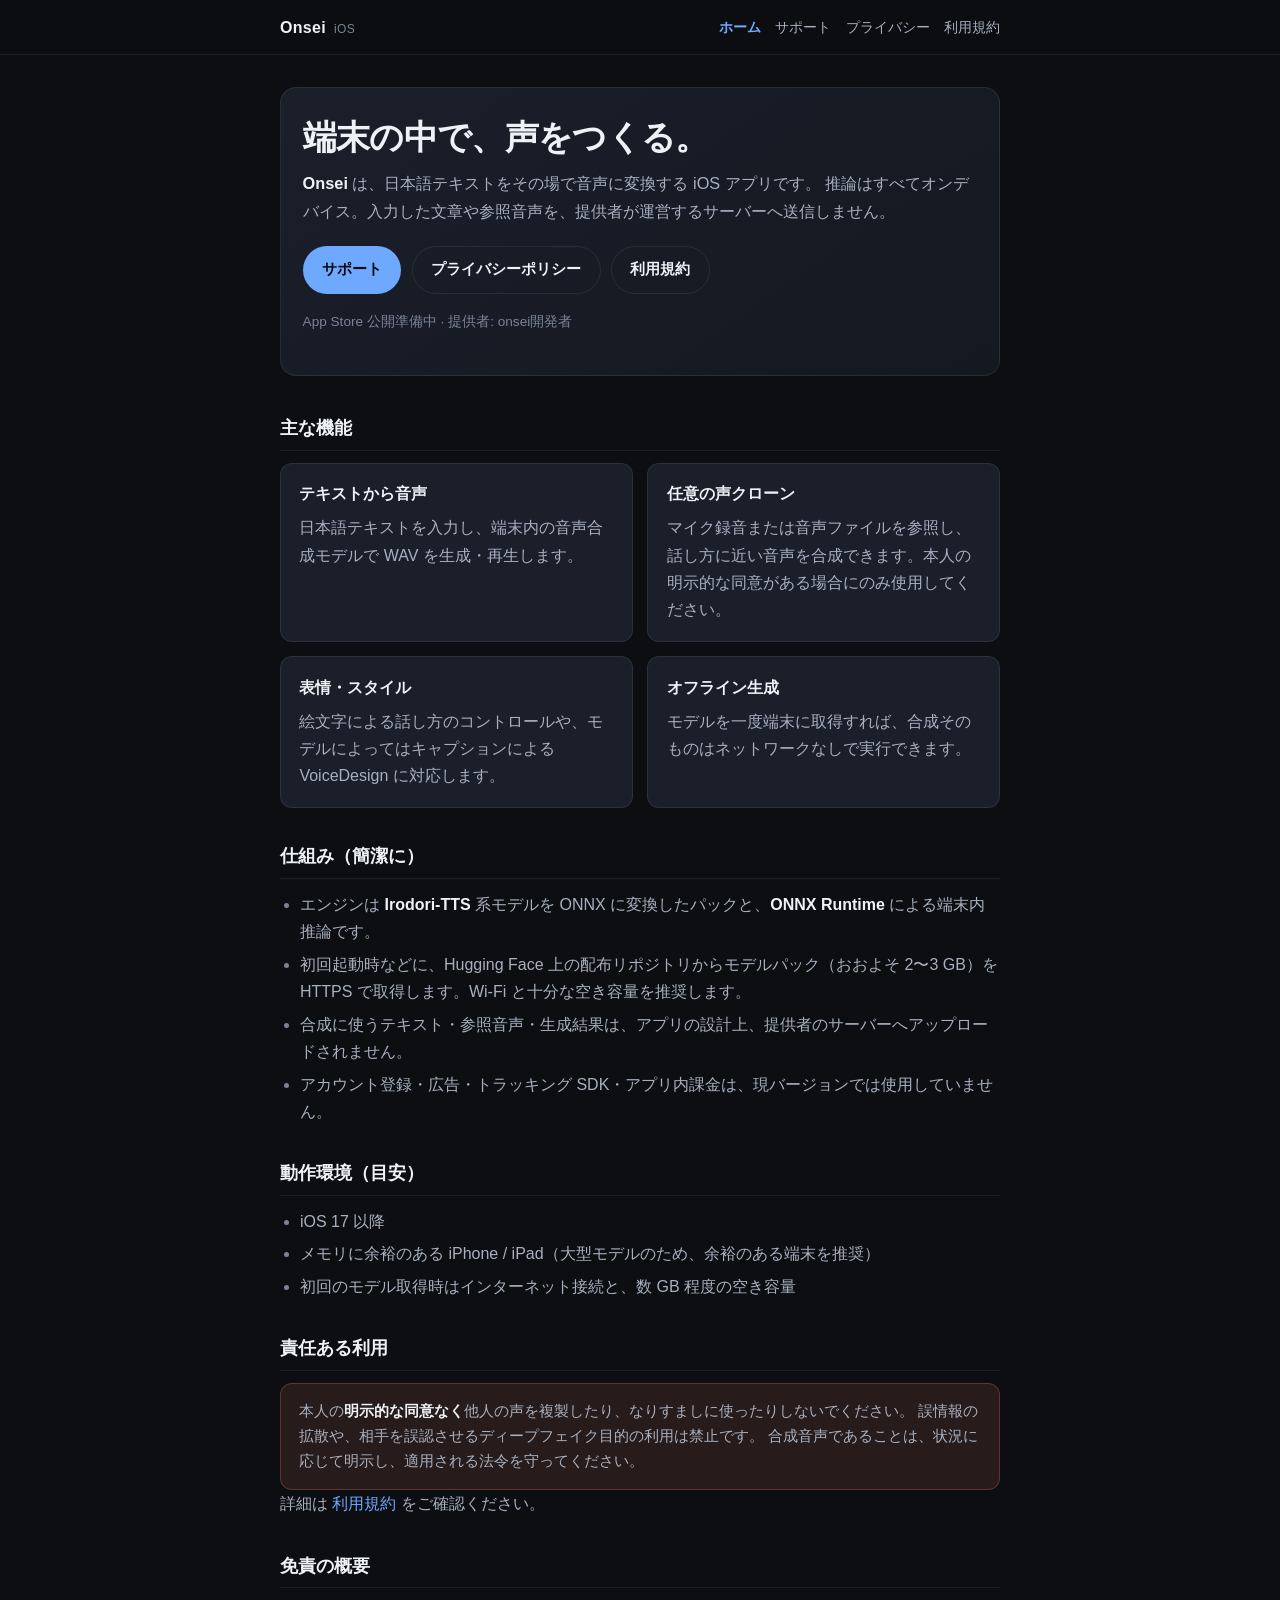
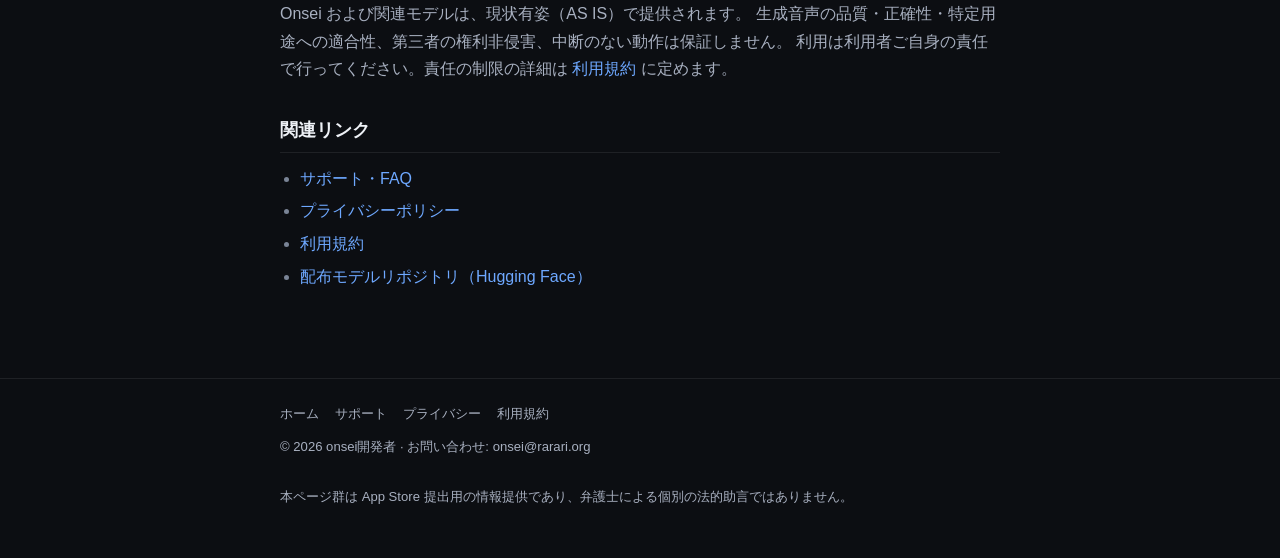
<file: index.html>
<!DOCTYPE html>
<html lang="ja">
<head>
  <meta charset="utf-8">
  <meta name="viewport" content="width=device-width, initial-scale=1">
  <title>Onsei — オンデバイス日本語音声合成</title>
  <meta name="description" content="Onsei は端末内で完結する日本語テキスト読み上げ・声クローンアプリです。合成処理はサーバーに送りません。">
  <link rel="stylesheet" href="styles.css">
</head>
<body>
  <header class="site-header">
    <div class="wrap inner">
      <a class="brand" href="index.html">Onsei <span>iOS</span></a>
      <nav class="nav" aria-label="主要ナビゲーション">
        <a href="index.html" aria-current="page">ホーム</a>
        <a href="support.html">サポート</a>
        <a href="privacy.html">プライバシー</a>
        <a href="terms.html">利用規約</a>
      </nav>
    </div>
  </header>

  <main class="wrap">
    <div class="hero">
      <h1>端末の中で、声をつくる。</h1>
      <p class="lead">
        <strong>Onsei</strong> は、日本語テキストをその場で音声に変換する iOS アプリです。
        推論はすべてオンデバイス。入力した文章や参照音声を、提供者が運営するサーバーへ送信しません。
      </p>
      <div class="actions">
        <a class="btn btn-primary" href="support.html">サポート</a>
        <a class="btn btn-ghost" href="privacy.html">プライバシーポリシー</a>
        <a class="btn btn-ghost" href="terms.html">利用規約</a>
      </div>
      <p class="meta">App Store 公開準備中 · 提供者: onsei開発者</p>
    </div>

    <section aria-labelledby="features">
      <h2 id="features">主な機能</h2>
      <div class="grid cols-2">
        <div class="card">
          <h3>テキストから音声</h3>
          <p>日本語テキストを入力し、端末内の音声合成モデルで WAV を生成・再生します。</p>
        </div>
        <div class="card">
          <h3>任意の声クローン</h3>
          <p>マイク録音または音声ファイルを参照し、話し方に近い音声を合成できます。本人の明示的な同意がある場合にのみ使用してください。</p>
        </div>
        <div class="card">
          <h3>表情・スタイル</h3>
          <p>絵文字による話し方のコントロールや、モデルによってはキャプションによる VoiceDesign に対応します。</p>
        </div>
        <div class="card">
          <h3>オフライン生成</h3>
          <p>モデルを一度端末に取得すれば、合成そのものはネットワークなしで実行できます。</p>
        </div>
      </div>
    </section>

    <section aria-labelledby="how">
      <h2 id="how">仕組み（簡潔に）</h2>
      <ul>
        <li>エンジンは <strong>Irodori-TTS</strong> 系モデルを ONNX に変換したパックと、<strong>ONNX Runtime</strong> による端末内推論です。</li>
        <li>初回起動時などに、Hugging Face 上の配布リポジトリからモデルパック（おおよそ 2〜3 GB）を HTTPS で取得します。Wi‑Fi と十分な空き容量を推奨します。</li>
        <li>合成に使うテキスト・参照音声・生成結果は、アプリの設計上、提供者のサーバーへアップロードされません。</li>
        <li>アカウント登録・広告・トラッキング SDK・アプリ内課金は、現バージョンでは使用していません。</li>
      </ul>
    </section>

    <section aria-labelledby="requirements">
      <h2 id="requirements">動作環境（目安）</h2>
      <ul>
        <li>iOS 17 以降</li>
        <li>メモリに余裕のある iPhone / iPad（大型モデルのため、余裕のある端末を推奨）</li>
        <li>初回のモデル取得時はインターネット接続と、数 GB 程度の空き容量</li>
      </ul>
    </section>

    <section aria-labelledby="responsible">
      <h2 id="responsible">責任ある利用</h2>
      <div class="note warn">
        <p>
          本人の<strong>明示的な同意なく</strong>他人の声を複製したり、なりすましに使ったりしないでください。
          誤情報の拡散や、相手を誤認させるディープフェイク目的の利用は禁止です。
          合成音声であることは、状況に応じて明示し、適用される法令を守ってください。
        </p>
      </div>
      <p>詳細は <a href="terms.html">利用規約</a> をご確認ください。</p>
    </section>

    <section aria-labelledby="disclaimer">
      <h2 id="disclaimer">免責の概要</h2>
      <p>
        Onsei および関連モデルは、現状有姿（AS IS）で提供されます。
        生成音声の品質・正確性・特定用途への適合性、第三者の権利非侵害、中断のない動作は保証しません。
        利用は利用者ご自身の責任で行ってください。責任の制限の詳細は
        <a href="terms.html">利用規約</a> に定めます。
      </p>
    </section>

    <section aria-labelledby="links">
      <h2 id="links">関連リンク</h2>
      <ul>
        <li><a href="support.html">サポート・FAQ</a></li>
        <li><a href="privacy.html">プライバシーポリシー</a></li>
        <li><a href="terms.html">利用規約</a></li>
        <li><a href="https://huggingface.co/raratu/Onsei-iOS-Models" rel="noopener noreferrer">配布モデルリポジトリ（Hugging Face）</a></li>
      </ul>
    </section>
  </main>

  <footer class="site-footer">
    <div class="wrap inner">
      <nav aria-label="フッター">
        <a href="index.html">ホーム</a>
        <a href="support.html">サポート</a>
        <a href="privacy.html">プライバシー</a>
        <a href="terms.html">利用規約</a>
      </nav>
      <p>© 2026 onsei開発者 · お問い合わせ: <a href="mailto:onsei@rarari.org">onsei@rarari.org</a></p>
      <p class="disclaimer-foot">
        本ページ群は App Store 提出用の情報提供であり、弁護士による個別の法的助言ではありません。
      </p>
    </div>
  </footer>
</body>
</html>
</file>
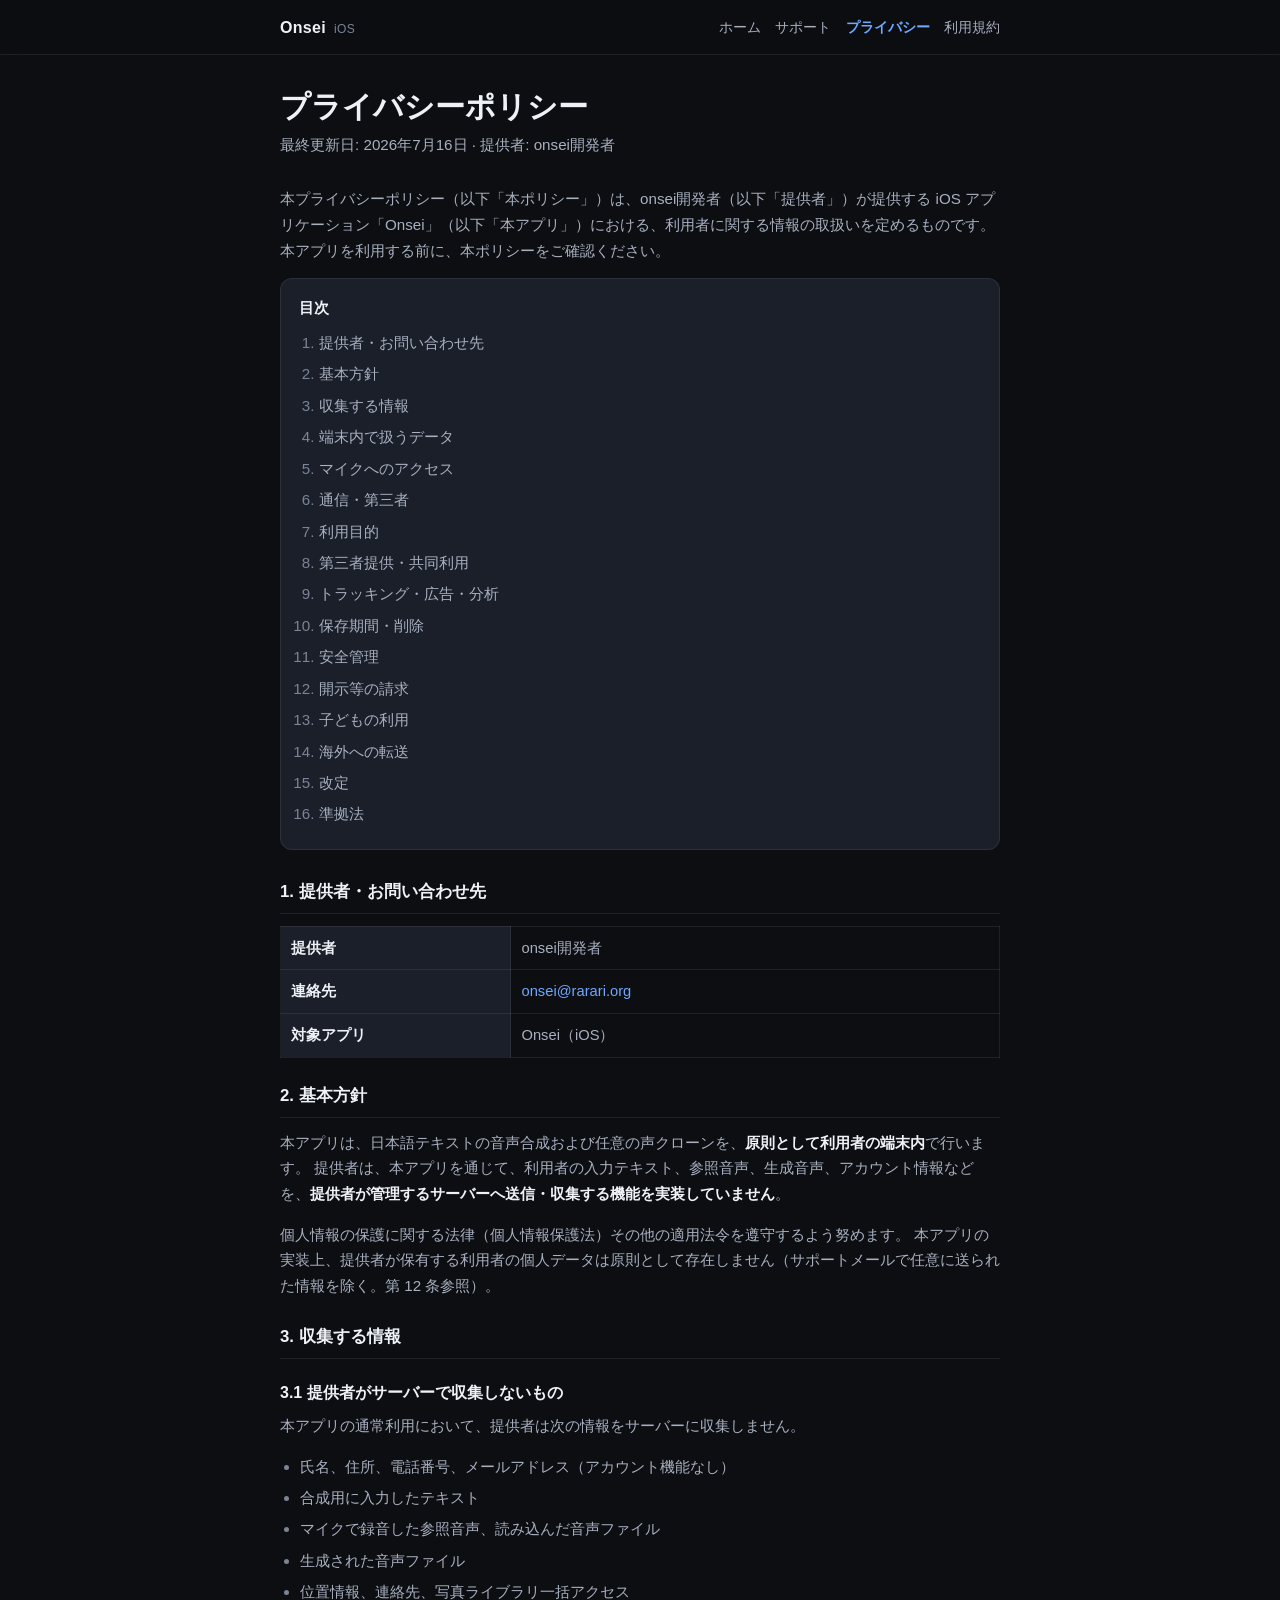
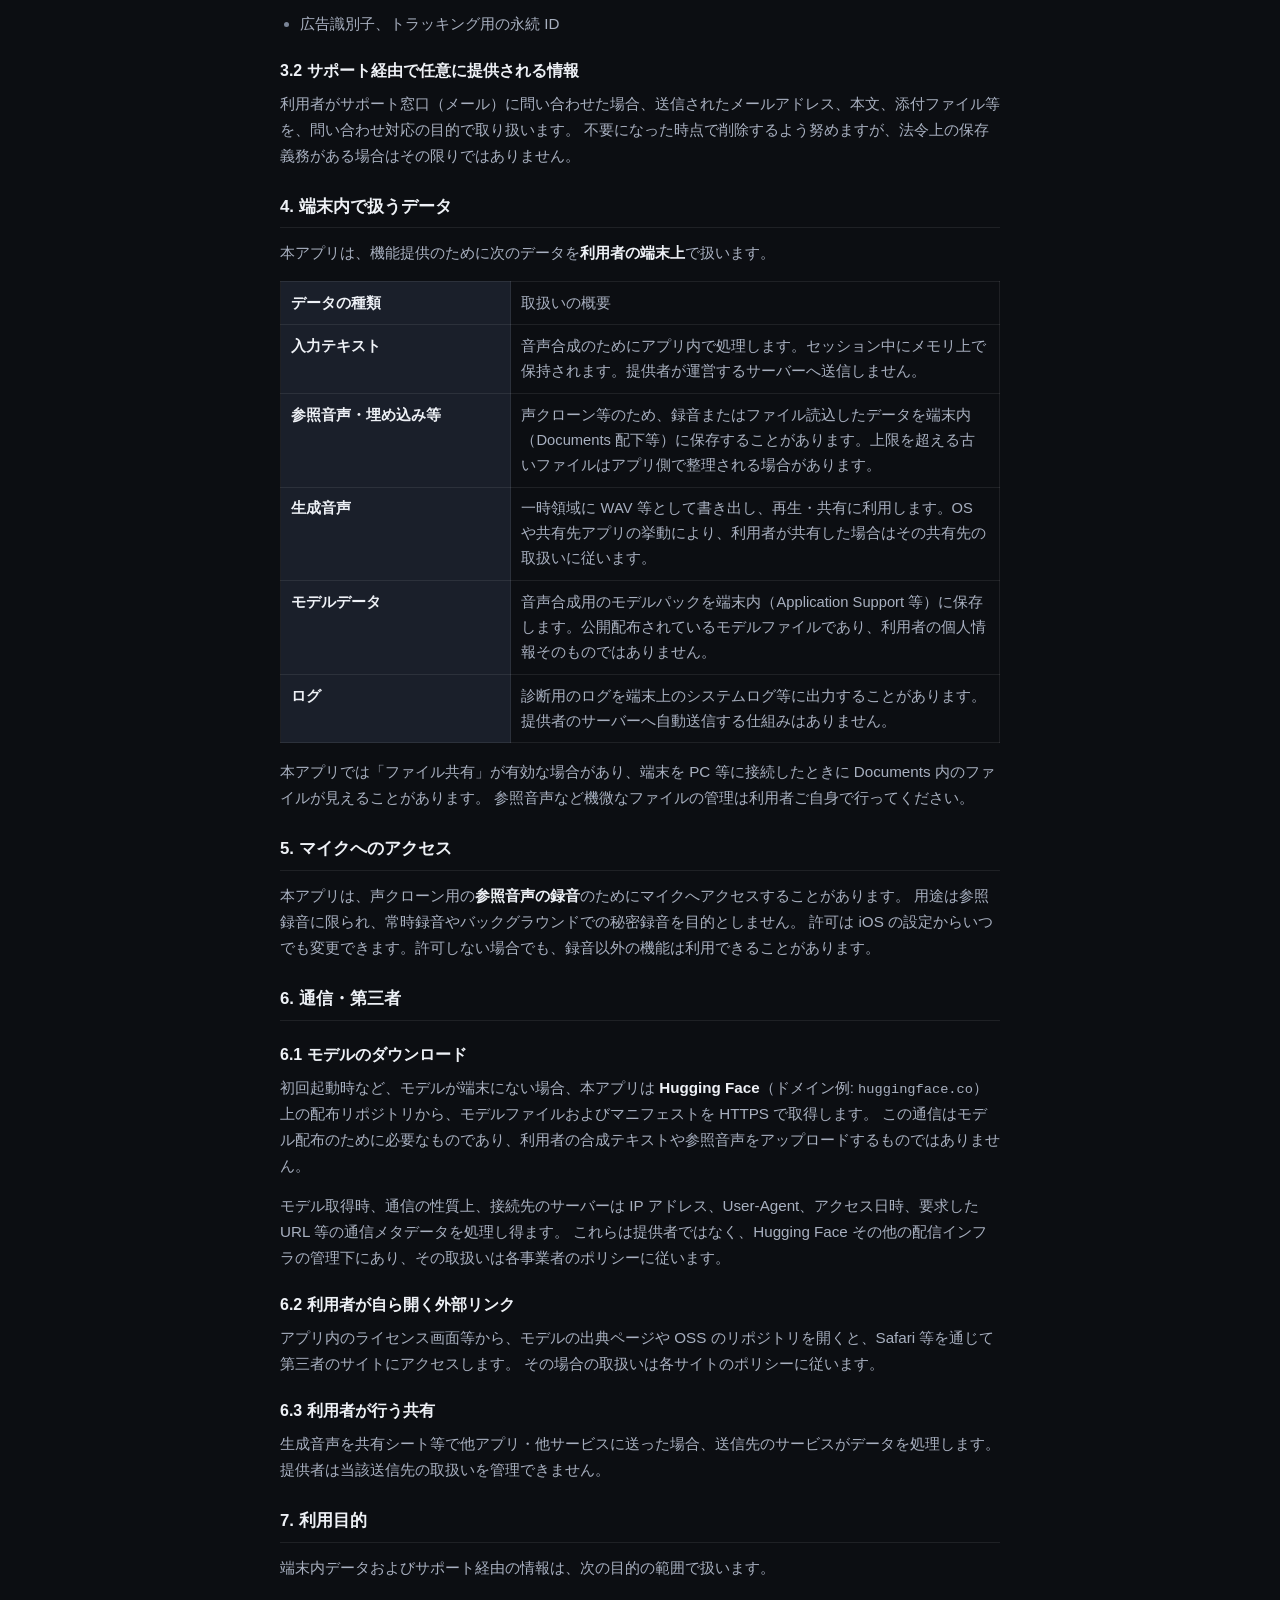
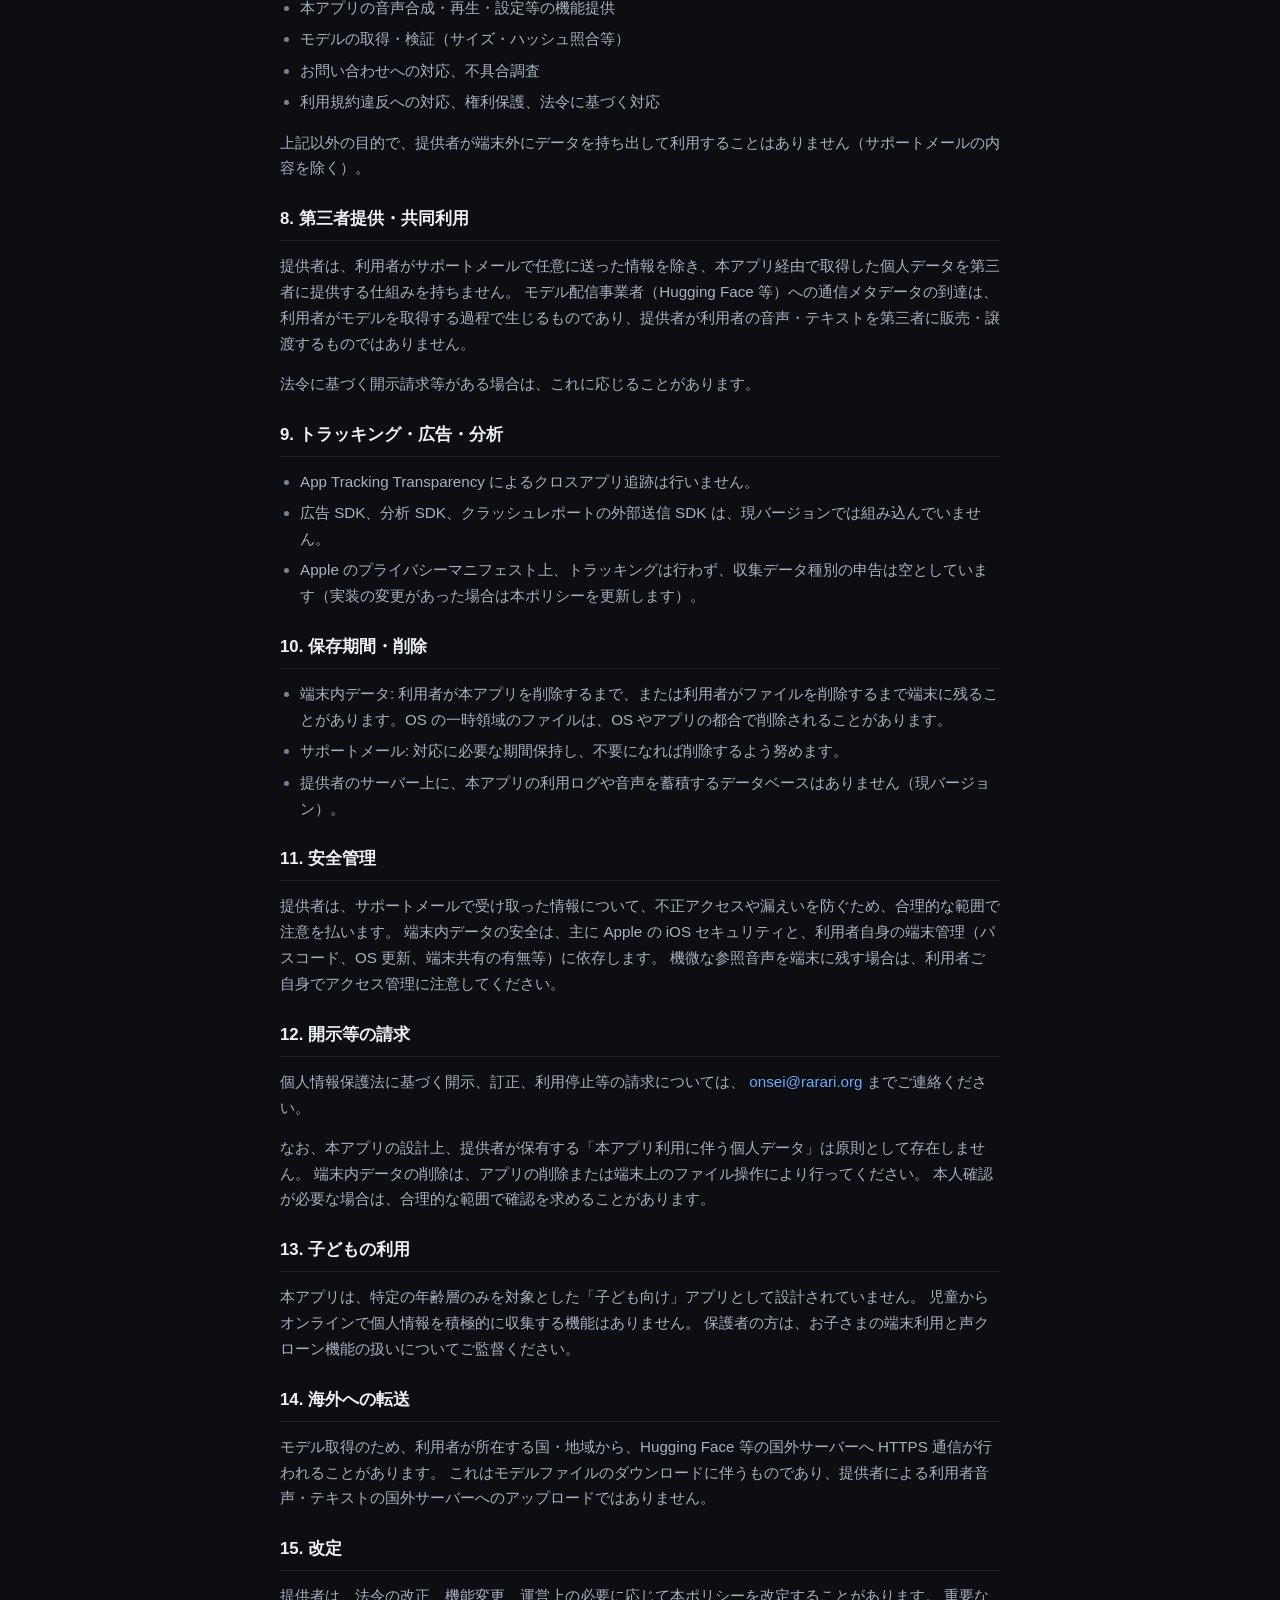
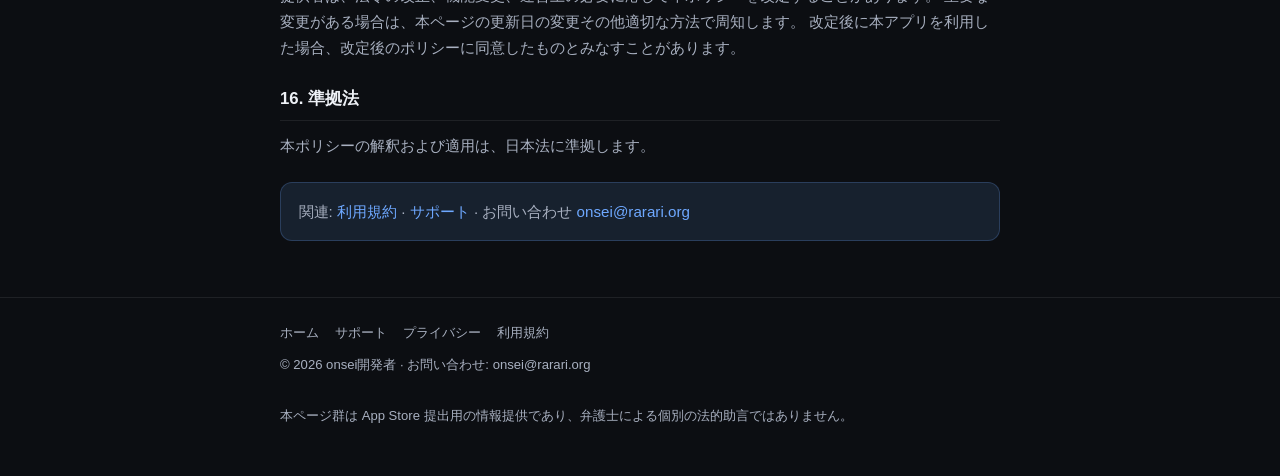
<file: privacy.html>
<!DOCTYPE html>
<html lang="ja">
<head>
  <meta charset="utf-8">
  <meta name="viewport" content="width=device-width, initial-scale=1">
  <title>プライバシーポリシー — Onsei</title>
  <meta name="description" content="Onsei のプライバシーポリシー。端末内処理とモデル取得時の通信について説明します。">
  <link rel="stylesheet" href="styles.css">
</head>
<body>
  <header class="site-header">
    <div class="wrap inner">
      <a class="brand" href="index.html">Onsei <span>iOS</span></a>
      <nav class="nav" aria-label="主要ナビゲーション">
        <a href="index.html">ホーム</a>
        <a href="support.html">サポート</a>
        <a href="privacy.html" aria-current="page">プライバシー</a>
        <a href="terms.html">利用規約</a>
      </nav>
    </div>
  </header>

  <main class="wrap legal">
    <h1 class="page-title">プライバシーポリシー</h1>
    <p class="page-sub">最終更新日: 2026年7月16日 · 提供者: onsei開発者</p>

    <p>
      本プライバシーポリシー（以下「本ポリシー」）は、onsei開発者（以下「提供者」）が提供する iOS アプリケーション「Onsei」（以下「本アプリ」）における、利用者に関する情報の取扱いを定めるものです。
      本アプリを利用する前に、本ポリシーをご確認ください。
    </p>

    <nav class="toc" aria-label="目次">
      <h2>目次</h2>
      <ol>
        <li><a href="#s1">提供者・お問い合わせ先</a></li>
        <li><a href="#s2">基本方針</a></li>
        <li><a href="#s3">収集する情報</a></li>
        <li><a href="#s4">端末内で扱うデータ</a></li>
        <li><a href="#s5">マイクへのアクセス</a></li>
        <li><a href="#s6">通信・第三者</a></li>
        <li><a href="#s7">利用目的</a></li>
        <li><a href="#s8">第三者提供・共同利用</a></li>
        <li><a href="#s9">トラッキング・広告・分析</a></li>
        <li><a href="#s10">保存期間・削除</a></li>
        <li><a href="#s11">安全管理</a></li>
        <li><a href="#s12">開示等の請求</a></li>
        <li><a href="#s13">子どもの利用</a></li>
        <li><a href="#s14">海外への転送</a></li>
        <li><a href="#s15">改定</a></li>
        <li><a href="#s16">準拠法</a></li>
      </ol>
    </nav>

    <article id="s1">
      <h2>1. 提供者・お問い合わせ先</h2>
      <table class="simple">
        <tr>
          <th>提供者</th>
          <td>onsei開発者</td>
        </tr>
        <tr>
          <th>連絡先</th>
          <td><a href="mailto:onsei@rarari.org">onsei@rarari.org</a></td>
        </tr>
        <tr>
          <th>対象アプリ</th>
          <td>Onsei（iOS）</td>
        </tr>
      </table>
    </article>

    <article id="s2">
      <h2>2. 基本方針</h2>
      <p>
        本アプリは、日本語テキストの音声合成および任意の声クローンを、<strong>原則として利用者の端末内</strong>で行います。
        提供者は、本アプリを通じて、利用者の入力テキスト、参照音声、生成音声、アカウント情報などを、<strong>提供者が管理するサーバーへ送信・収集する機能を実装していません</strong>。
      </p>
      <p>
        個人情報の保護に関する法律（個人情報保護法）その他の適用法令を遵守するよう努めます。
        本アプリの実装上、提供者が保有する利用者の個人データは原則として存在しません（サポートメールで任意に送られた情報を除く。第 12 条参照）。
      </p>
    </article>

    <article id="s3">
      <h2>3. 収集する情報</h2>
      <h3>3.1 提供者がサーバーで収集しないもの</h3>
      <p>本アプリの通常利用において、提供者は次の情報をサーバーに収集しません。</p>
      <ul>
        <li>氏名、住所、電話番号、メールアドレス（アカウント機能なし）</li>
        <li>合成用に入力したテキスト</li>
        <li>マイクで録音した参照音声、読み込んだ音声ファイル</li>
        <li>生成された音声ファイル</li>
        <li>位置情報、連絡先、写真ライブラリ一括アクセス</li>
        <li>広告識別子、トラッキング用の永続 ID</li>
      </ul>

      <h3>3.2 サポート経由で任意に提供される情報</h3>
      <p>
        利用者がサポート窓口（メール）に問い合わせた場合、送信されたメールアドレス、本文、添付ファイル等を、問い合わせ対応の目的で取り扱います。
        不要になった時点で削除するよう努めますが、法令上の保存義務がある場合はその限りではありません。
      </p>
    </article>

    <article id="s4">
      <h2>4. 端末内で扱うデータ</h2>
      <p>本アプリは、機能提供のために次のデータを<strong>利用者の端末上</strong>で扱います。</p>
      <table class="simple">
        <tr>
          <th>データの種類</th>
          <td>取扱いの概要</td>
        </tr>
        <tr>
          <th>入力テキスト</th>
          <td>音声合成のためにアプリ内で処理します。セッション中にメモリ上で保持されます。提供者が運営するサーバーへ送信しません。</td>
        </tr>
        <tr>
          <th>参照音声・埋め込み等</th>
          <td>声クローン等のため、録音またはファイル読込したデータを端末内（Documents 配下等）に保存することがあります。上限を超える古いファイルはアプリ側で整理される場合があります。</td>
        </tr>
        <tr>
          <th>生成音声</th>
          <td>一時領域に WAV 等として書き出し、再生・共有に利用します。OS や共有先アプリの挙動により、利用者が共有した場合はその共有先の取扱いに従います。</td>
        </tr>
        <tr>
          <th>モデルデータ</th>
          <td>音声合成用のモデルパックを端末内（Application Support 等）に保存します。公開配布されているモデルファイルであり、利用者の個人情報そのものではありません。</td>
        </tr>
        <tr>
          <th>ログ</th>
          <td>診断用のログを端末上のシステムログ等に出力することがあります。提供者のサーバーへ自動送信する仕組みはありません。</td>
        </tr>
      </table>
      <p>
        本アプリでは「ファイル共有」が有効な場合があり、端末を PC 等に接続したときに Documents 内のファイルが見えることがあります。
        参照音声など機微なファイルの管理は利用者ご自身で行ってください。
      </p>
    </article>

    <article id="s5">
      <h2>5. マイクへのアクセス</h2>
      <p>
        本アプリは、声クローン用の<strong>参照音声の録音</strong>のためにマイクへアクセスすることがあります。
        用途は参照録音に限られ、常時録音やバックグラウンドでの秘密録音を目的としません。
        許可は iOS の設定からいつでも変更できます。許可しない場合でも、録音以外の機能は利用できることがあります。
      </p>
    </article>

    <article id="s6">
      <h2>6. 通信・第三者</h2>
      <h3>6.1 モデルのダウンロード</h3>
      <p>
        初回起動時など、モデルが端末にない場合、本アプリは
        <strong>Hugging Face</strong>（ドメイン例: <span class="mono">huggingface.co</span>）上の配布リポジトリから、モデルファイルおよびマニフェストを HTTPS で取得します。
        この通信はモデル配布のために必要なものであり、利用者の合成テキストや参照音声をアップロードするものではありません。
      </p>
      <p>
        モデル取得時、通信の性質上、接続先のサーバーは IP アドレス、User-Agent、アクセス日時、要求した URL 等の通信メタデータを処理し得ます。
        これらは提供者ではなく、Hugging Face その他の配信インフラの管理下にあり、その取扱いは各事業者のポリシーに従います。
      </p>

      <h3>6.2 利用者が自ら開く外部リンク</h3>
      <p>
        アプリ内のライセンス画面等から、モデルの出典ページや OSS のリポジトリを開くと、Safari 等を通じて第三者のサイトにアクセスします。
        その場合の取扱いは各サイトのポリシーに従います。
      </p>

      <h3>6.3 利用者が行う共有</h3>
      <p>
        生成音声を共有シート等で他アプリ・他サービスに送った場合、送信先のサービスがデータを処理します。
        提供者は当該送信先の取扱いを管理できません。
      </p>
    </article>

    <article id="s7">
      <h2>7. 利用目的</h2>
      <p>端末内データおよびサポート経由の情報は、次の目的の範囲で扱います。</p>
      <ul>
        <li>本アプリの音声合成・再生・設定等の機能提供</li>
        <li>モデルの取得・検証（サイズ・ハッシュ照合等）</li>
        <li>お問い合わせへの対応、不具合調査</li>
        <li>利用規約違反への対応、権利保護、法令に基づく対応</li>
      </ul>
      <p>上記以外の目的で、提供者が端末外にデータを持ち出して利用することはありません（サポートメールの内容を除く）。</p>
    </article>

    <article id="s8">
      <h2>8. 第三者提供・共同利用</h2>
      <p>
        提供者は、利用者がサポートメールで任意に送った情報を除き、本アプリ経由で取得した個人データを第三者に提供する仕組みを持ちません。
        モデル配信事業者（Hugging Face 等）への通信メタデータの到達は、利用者がモデルを取得する過程で生じるものであり、提供者が利用者の音声・テキストを第三者に販売・譲渡するものではありません。
      </p>
      <p>法令に基づく開示請求等がある場合は、これに応じることがあります。</p>
    </article>

    <article id="s9">
      <h2>9. トラッキング・広告・分析</h2>
      <ul>
        <li>App Tracking Transparency によるクロスアプリ追跡は行いません。</li>
        <li>広告 SDK、分析 SDK、クラッシュレポートの外部送信 SDK は、現バージョンでは組み込んでいません。</li>
        <li>Apple のプライバシーマニフェスト上、トラッキングは行わず、収集データ種別の申告は空としています（実装の変更があった場合は本ポリシーを更新します）。</li>
      </ul>
    </article>

    <article id="s10">
      <h2>10. 保存期間・削除</h2>
      <ul>
        <li>端末内データ: 利用者が本アプリを削除するまで、または利用者がファイルを削除するまで端末に残ることがあります。OS の一時領域のファイルは、OS やアプリの都合で削除されることがあります。</li>
        <li>サポートメール: 対応に必要な期間保持し、不要になれば削除するよう努めます。</li>
        <li>提供者のサーバー上に、本アプリの利用ログや音声を蓄積するデータベースはありません（現バージョン）。</li>
      </ul>
    </article>

    <article id="s11">
      <h2>11. 安全管理</h2>
      <p>
        提供者は、サポートメールで受け取った情報について、不正アクセスや漏えいを防ぐため、合理的な範囲で注意を払います。
        端末内データの安全は、主に Apple の iOS セキュリティと、利用者自身の端末管理（パスコード、OS 更新、端末共有の有無等）に依存します。
        機微な参照音声を端末に残す場合は、利用者ご自身でアクセス管理に注意してください。
      </p>
    </article>

    <article id="s12">
      <h2>12. 開示等の請求</h2>
      <p>
        個人情報保護法に基づく開示、訂正、利用停止等の請求については、
        <a href="mailto:onsei@rarari.org">onsei@rarari.org</a> までご連絡ください。
      </p>
      <p>
        なお、本アプリの設計上、提供者が保有する「本アプリ利用に伴う個人データ」は原則として存在しません。
        端末内データの削除は、アプリの削除または端末上のファイル操作により行ってください。
        本人確認が必要な場合は、合理的な範囲で確認を求めることがあります。
      </p>
    </article>

    <article id="s13">
      <h2>13. 子どもの利用</h2>
      <p>
        本アプリは、特定の年齢層のみを対象とした「子ども向け」アプリとして設計されていません。
        児童からオンラインで個人情報を積極的に収集する機能はありません。
        保護者の方は、お子さまの端末利用と声クローン機能の扱いについてご監督ください。
      </p>
    </article>

    <article id="s14">
      <h2>14. 海外への転送</h2>
      <p>
        モデル取得のため、利用者が所在する国・地域から、Hugging Face 等の国外サーバーへ HTTPS 通信が行われることがあります。
        これはモデルファイルのダウンロードに伴うものであり、提供者による利用者音声・テキストの国外サーバーへのアップロードではありません。
      </p>
    </article>

    <article id="s15">
      <h2>15. 改定</h2>
      <p>
        提供者は、法令の改正、機能変更、運営上の必要に応じて本ポリシーを改定することがあります。
        重要な変更がある場合は、本ページの更新日の変更その他適切な方法で周知します。
        改定後に本アプリを利用した場合、改定後のポリシーに同意したものとみなすことがあります。
      </p>
    </article>

    <article id="s16">
      <h2>16. 準拠法</h2>
      <p>本ポリシーの解釈および適用は、日本法に準拠します。</p>
    </article>

    <div class="note">
      <p>
        関連: <a href="terms.html">利用規約</a> · <a href="support.html">サポート</a> ·
        お問い合わせ <a href="mailto:onsei@rarari.org">onsei@rarari.org</a>
      </p>
    </div>
  </main>

  <footer class="site-footer">
    <div class="wrap inner">
      <nav aria-label="フッター">
        <a href="index.html">ホーム</a>
        <a href="support.html">サポート</a>
        <a href="privacy.html">プライバシー</a>
        <a href="terms.html">利用規約</a>
      </nav>
      <p>© 2026 onsei開発者 · お問い合わせ: <a href="mailto:onsei@rarari.org">onsei@rarari.org</a></p>
      <p class="disclaimer-foot">
        本ページ群は App Store 提出用の情報提供であり、弁護士による個別の法的助言ではありません。
      </p>
    </div>
  </footer>
</body>
</html>
</file>
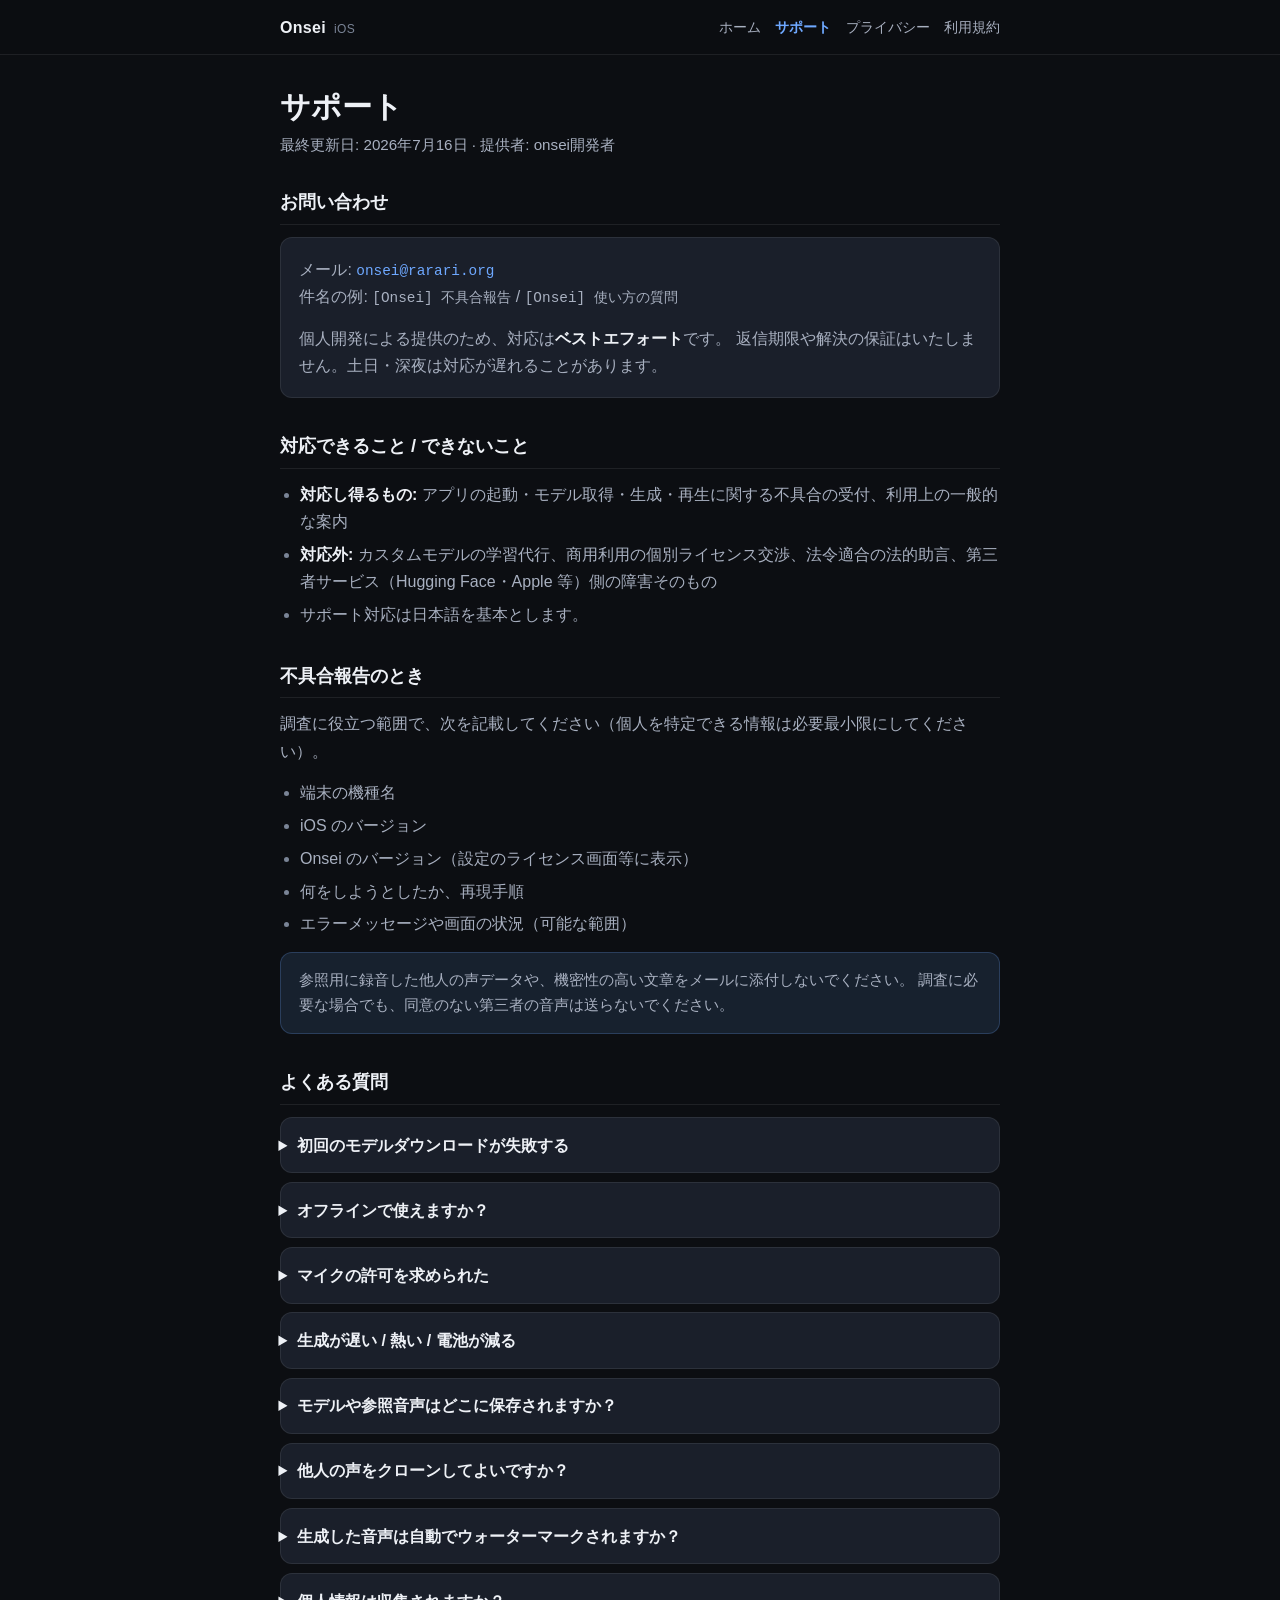
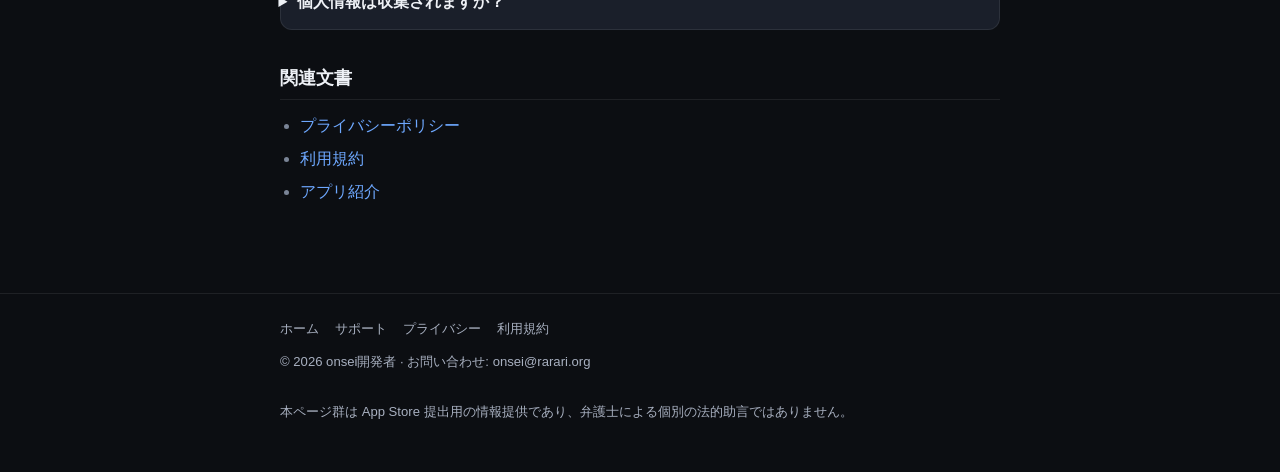
<file: support.html>
<!DOCTYPE html>
<html lang="ja">
<head>
  <meta charset="utf-8">
  <meta name="viewport" content="width=device-width, initial-scale=1">
  <title>サポート — Onsei</title>
  <meta name="description" content="Onsei のサポート窓口とよくある質問。お問い合わせは onsei@rarari.org。">
  <link rel="stylesheet" href="styles.css">
</head>
<body>
  <header class="site-header">
    <div class="wrap inner">
      <a class="brand" href="index.html">Onsei <span>iOS</span></a>
      <nav class="nav" aria-label="主要ナビゲーション">
        <a href="index.html">ホーム</a>
        <a href="support.html" aria-current="page">サポート</a>
        <a href="privacy.html">プライバシー</a>
        <a href="terms.html">利用規約</a>
      </nav>
    </div>
  </header>

  <main class="wrap">
    <h1 class="page-title">サポート</h1>
    <p class="page-sub">最終更新日: 2026年7月16日 · 提供者: onsei開発者</p>

    <section aria-labelledby="contact">
      <h2 id="contact">お問い合わせ</h2>
      <div class="card">
        <p>
          メール: <a class="mono" href="mailto:onsei@rarari.org">onsei@rarari.org</a><br>
          件名の例: <span class="mono">[Onsei] 不具合報告</span> / <span class="mono">[Onsei] 使い方の質問</span>
        </p>
        <p>
          個人開発による提供のため、対応は<strong>ベストエフォート</strong>です。
          返信期限や解決の保証はいたしません。土日・深夜は対応が遅れることがあります。
        </p>
      </div>
    </section>

    <section aria-labelledby="scope">
      <h2 id="scope">対応できること / できないこと</h2>
      <ul>
        <li><strong>対応し得るもの:</strong> アプリの起動・モデル取得・生成・再生に関する不具合の受付、利用上の一般的な案内</li>
        <li><strong>対応外:</strong> カスタムモデルの学習代行、商用利用の個別ライセンス交渉、法令適合の法的助言、第三者サービス（Hugging Face・Apple 等）側の障害そのもの</li>
        <li>サポート対応は日本語を基本とします。</li>
      </ul>
    </section>

    <section aria-labelledby="report">
      <h2 id="report">不具合報告のとき</h2>
      <p>調査に役立つ範囲で、次を記載してください（個人を特定できる情報は必要最小限にしてください）。</p>
      <ul>
        <li>端末の機種名</li>
        <li>iOS のバージョン</li>
        <li>Onsei のバージョン（設定のライセンス画面等に表示）</li>
        <li>何をしようとしたか、再現手順</li>
        <li>エラーメッセージや画面の状況（可能な範囲）</li>
      </ul>
      <div class="note">
        <p>
          参照用に録音した他人の声データや、機密性の高い文章をメールに添付しないでください。
          調査に必要な場合でも、同意のない第三者の音声は送らないでください。
        </p>
      </div>
    </section>

    <section aria-labelledby="faq">
      <h2 id="faq">よくある質問</h2>

      <details class="faq">
        <summary>初回のモデルダウンロードが失敗する</summary>
        <p>
          初回は Hugging Face（<span class="mono">huggingface.co</span>）から数 GB のモデルを取得します。
          安定した Wi‑Fi、十分な空き容量（目安として 3 GB 以上の余裕）、端末のスリープを避けた状態で再度お試しください。
          途中で失敗した場合は、ネットワーク復旧後に再試行すると不足分の取得が進むことがあります。
          ダウンロード元の障害や地域制限がある場合、提供者側では復旧できないことがあります。
        </p>
      </details>

      <details class="faq">
        <summary>オフラインで使えますか？</summary>
        <p>
          モデルパックが端末に正しく入っていれば、音声の合成・再生・参照録音はネットワークなしで行えます。
          初回のモデル取得や、設定画面からの出典リンク閲覧には接続が必要です。
        </p>
      </details>

      <details class="faq">
        <summary>マイクの許可を求められた</summary>
        <p>
          声クローン用の<strong>参照音声の録音</strong>にのみ使用します。
          許可しなくても、参照なしの合成や、ファイルから参照音声を読み込む使い方は可能な場合があります。
          iOS の「設定」→「プライバシーとセキュリティ」→「マイク」から変更できます。
        </p>
      </details>

      <details class="faq">
        <summary>生成が遅い / 熱い / 電池が減る</summary>
        <p>
          オンデバイス推論は負荷が大きい処理です。ステップ数や長さを下げると負荷が軽減されることがあります。
          端末の性能や温度により時間がかかるのは想定内です。過熱が続く場合は生成を中断し、端末を冷やしてから再開してください。
        </p>
      </details>

      <details class="faq">
        <summary>モデルや参照音声はどこに保存されますか？</summary>
        <p>
          モデルはアプリの Application Support 領域、参照音声は Documents 配下（ファイル共有が有効な場合、Finder 等から見えることがあります）、生成結果は一時領域に保存される実装です。
          アプリを削除すると、通常これらも端末から削除されます。詳細は
          <a href="privacy.html">プライバシーポリシー</a> を参照してください。
        </p>
      </details>

      <details class="faq">
        <summary>他人の声をクローンしてよいですか？</summary>
        <p>
          <strong>本人の明示的な同意がある場合に限り</strong>使用してください。
          なりすまし、詐欺、権利侵害、誤認を狙った利用は禁止です。詳細は
          <a href="terms.html">利用規約</a> を必ず読んでください。
        </p>
      </details>

      <details class="faq">
        <summary>生成した音声は自動でウォーターマークされますか？</summary>
        <p>
          現在の iOS 版では、SilentCipher 等による透かしは付与しません。
          合成音声であることを必要に応じて明示する責任は利用者にあります。
        </p>
      </details>

      <details class="faq">
        <summary>個人情報は収集されますか？</summary>
        <p>
          提供者は、合成用テキストや参照音声・生成音声をサーバーに収集する仕組みをアプリに設けていません。
          モデル取得時に通信先（Hugging Face）が接続メタデータを処理し得る点は
          <a href="privacy.html">プライバシーポリシー</a> に記載しています。
        </p>
      </details>
    </section>

    <section aria-labelledby="legal-links">
      <h2 id="legal-links">関連文書</h2>
      <ul>
        <li><a href="privacy.html">プライバシーポリシー</a></li>
        <li><a href="terms.html">利用規約</a></li>
        <li><a href="index.html">アプリ紹介</a></li>
      </ul>
    </section>
  </main>

  <footer class="site-footer">
    <div class="wrap inner">
      <nav aria-label="フッター">
        <a href="index.html">ホーム</a>
        <a href="support.html">サポート</a>
        <a href="privacy.html">プライバシー</a>
        <a href="terms.html">利用規約</a>
      </nav>
      <p>© 2026 onsei開発者 · お問い合わせ: <a href="mailto:onsei@rarari.org">onsei@rarari.org</a></p>
      <p class="disclaimer-foot">
        本ページ群は App Store 提出用の情報提供であり、弁護士による個別の法的助言ではありません。
      </p>
    </div>
  </footer>
</body>
</html>
</file>
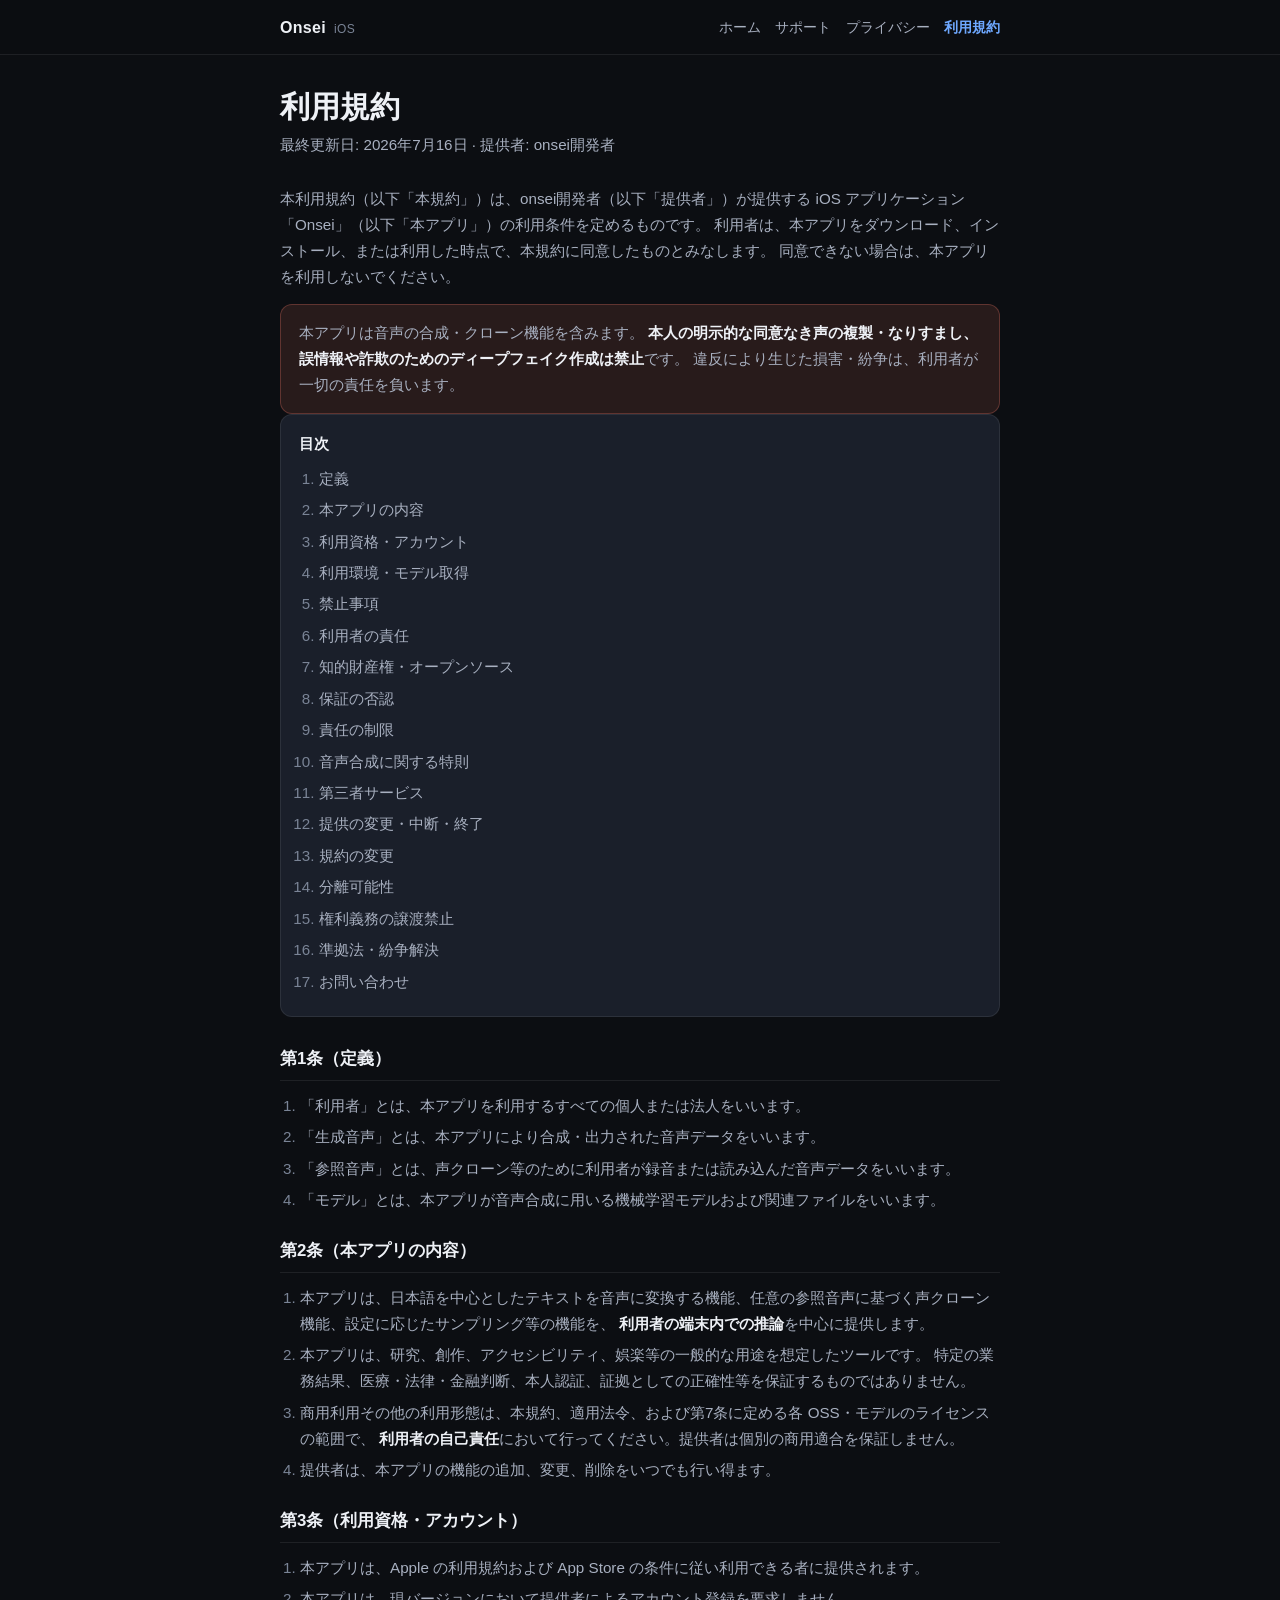
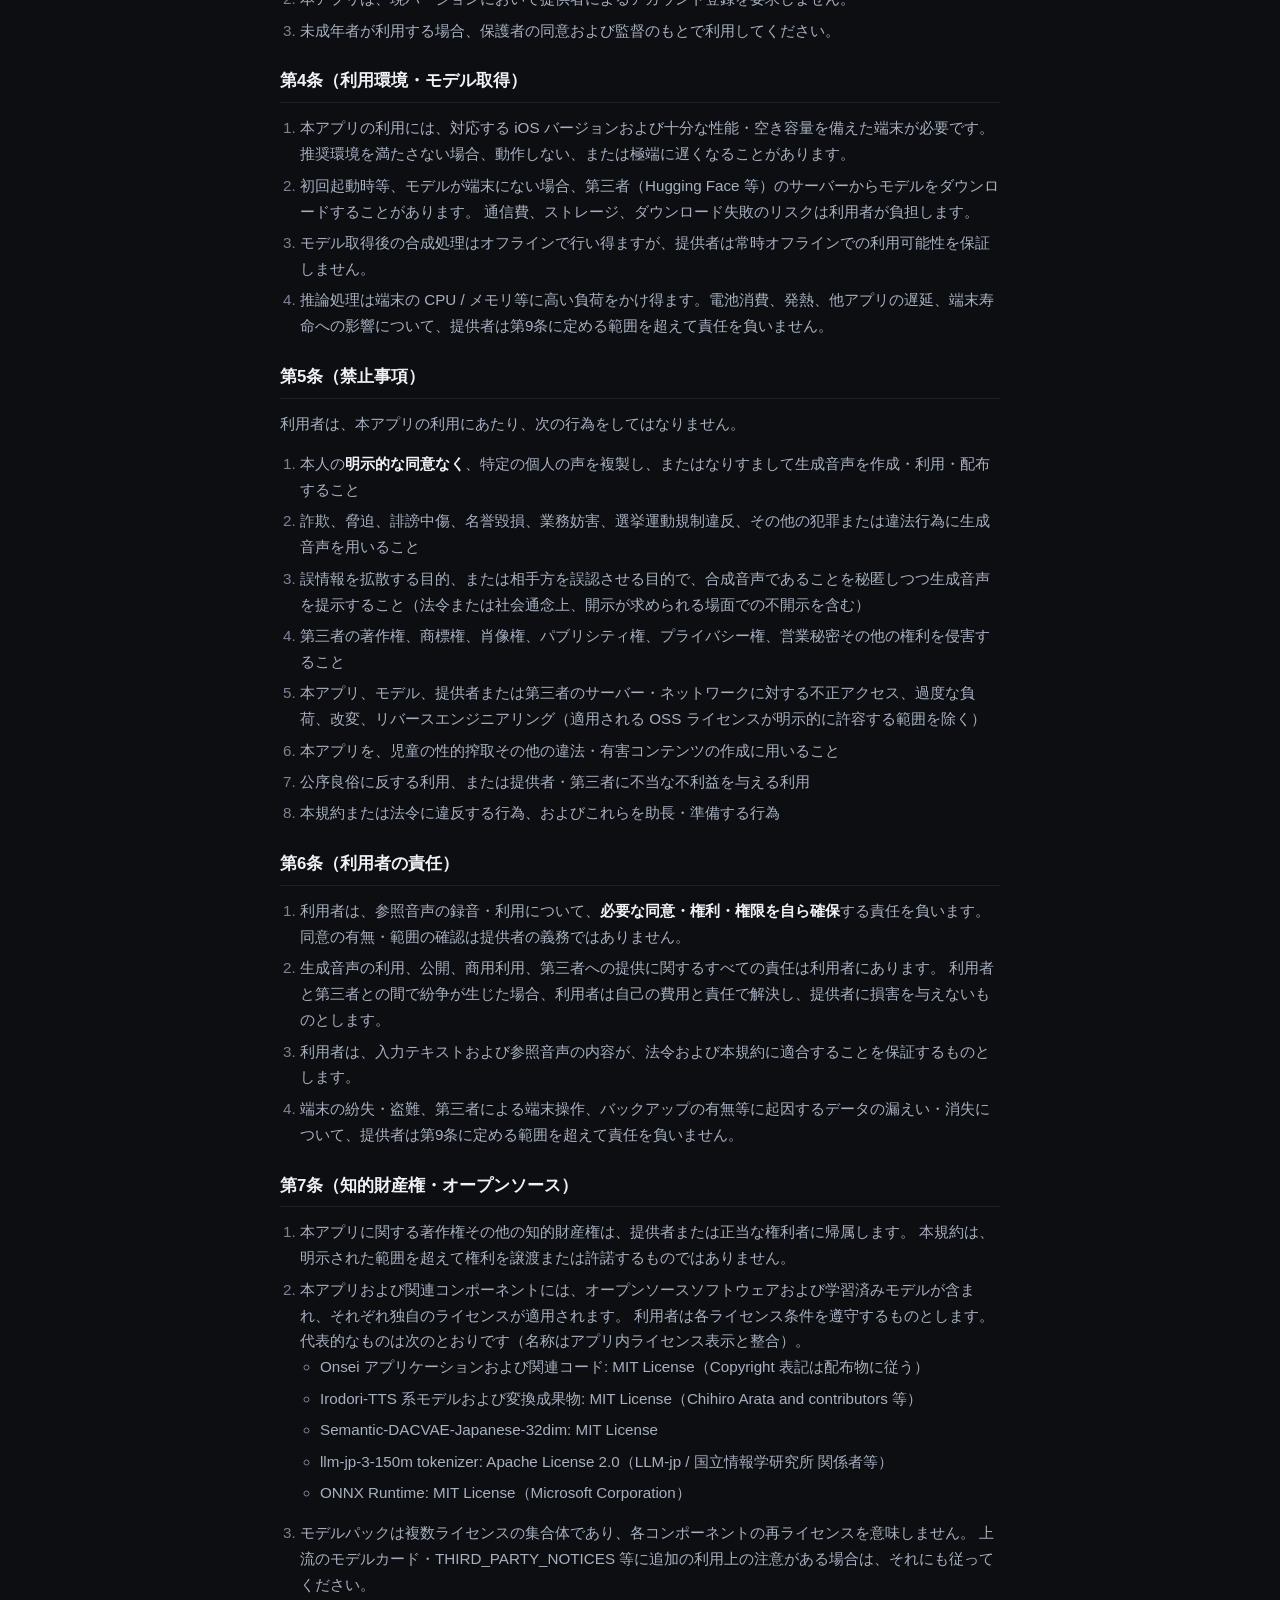
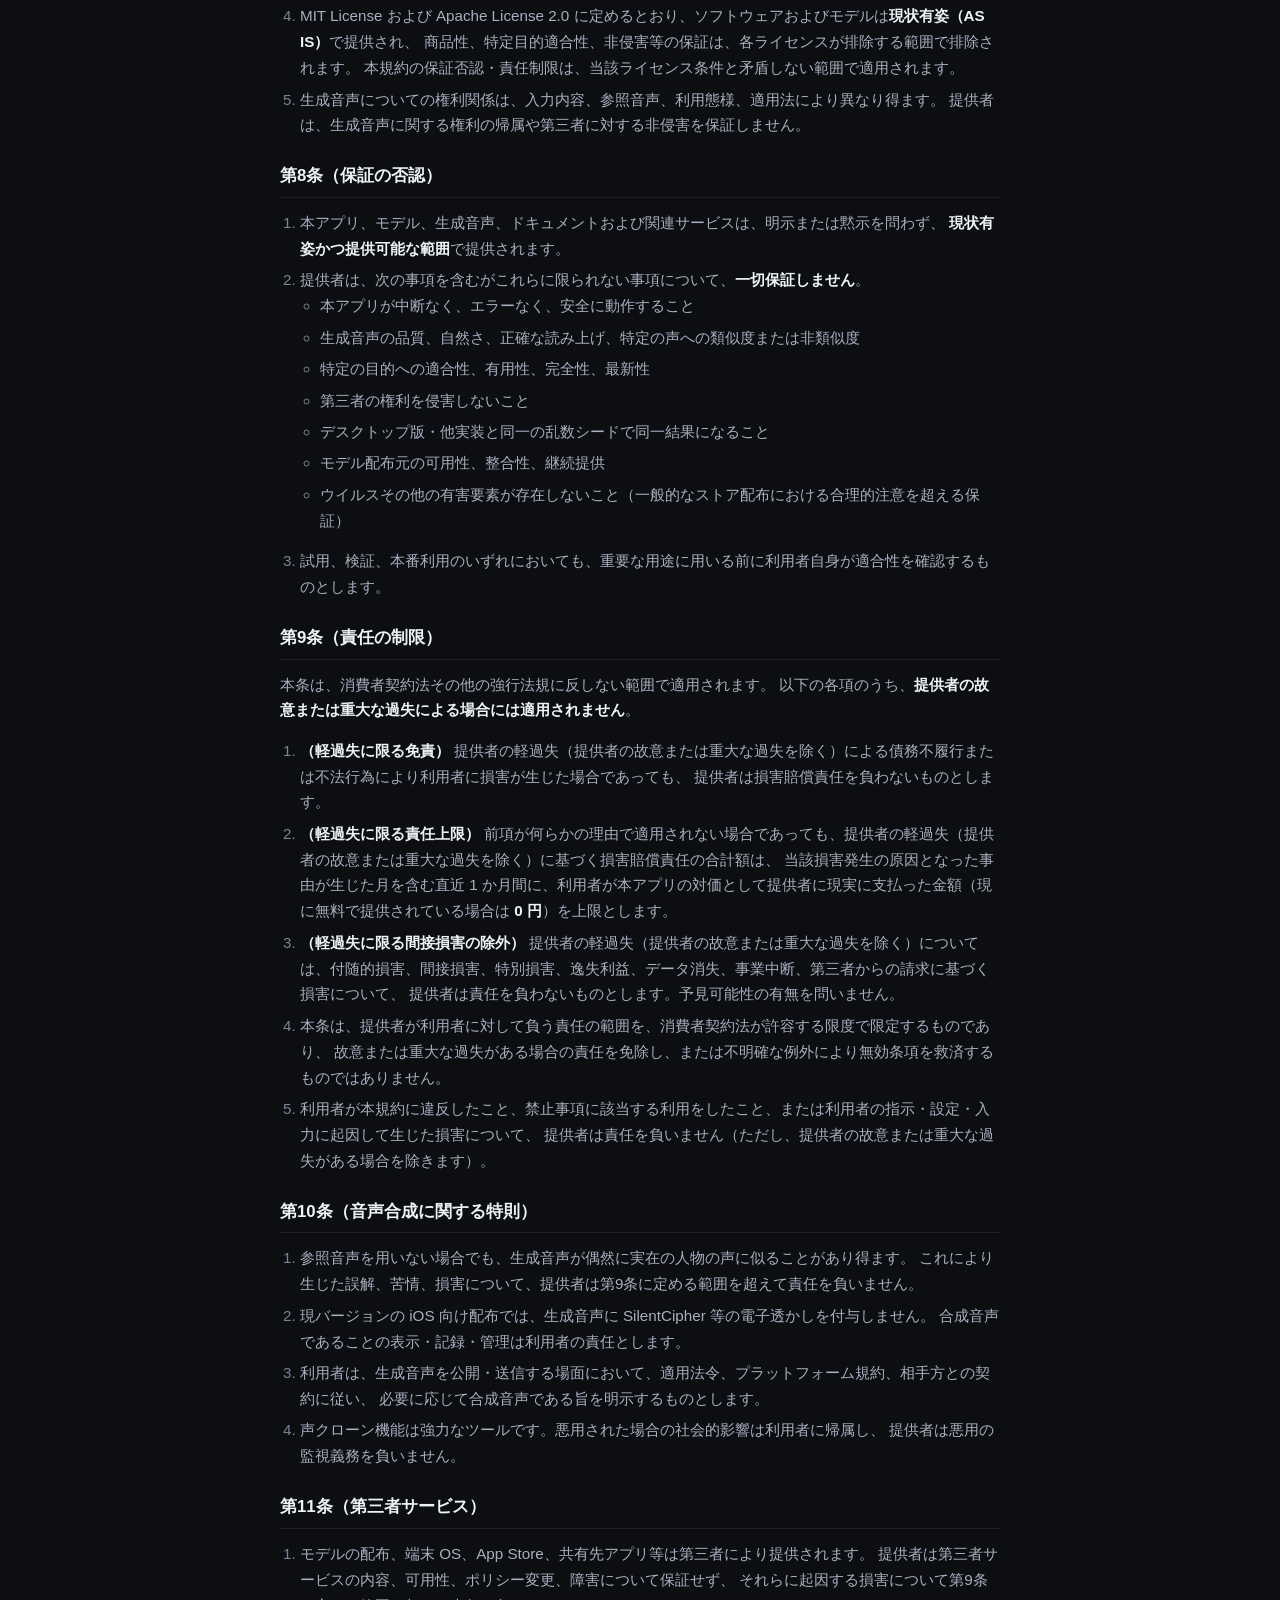
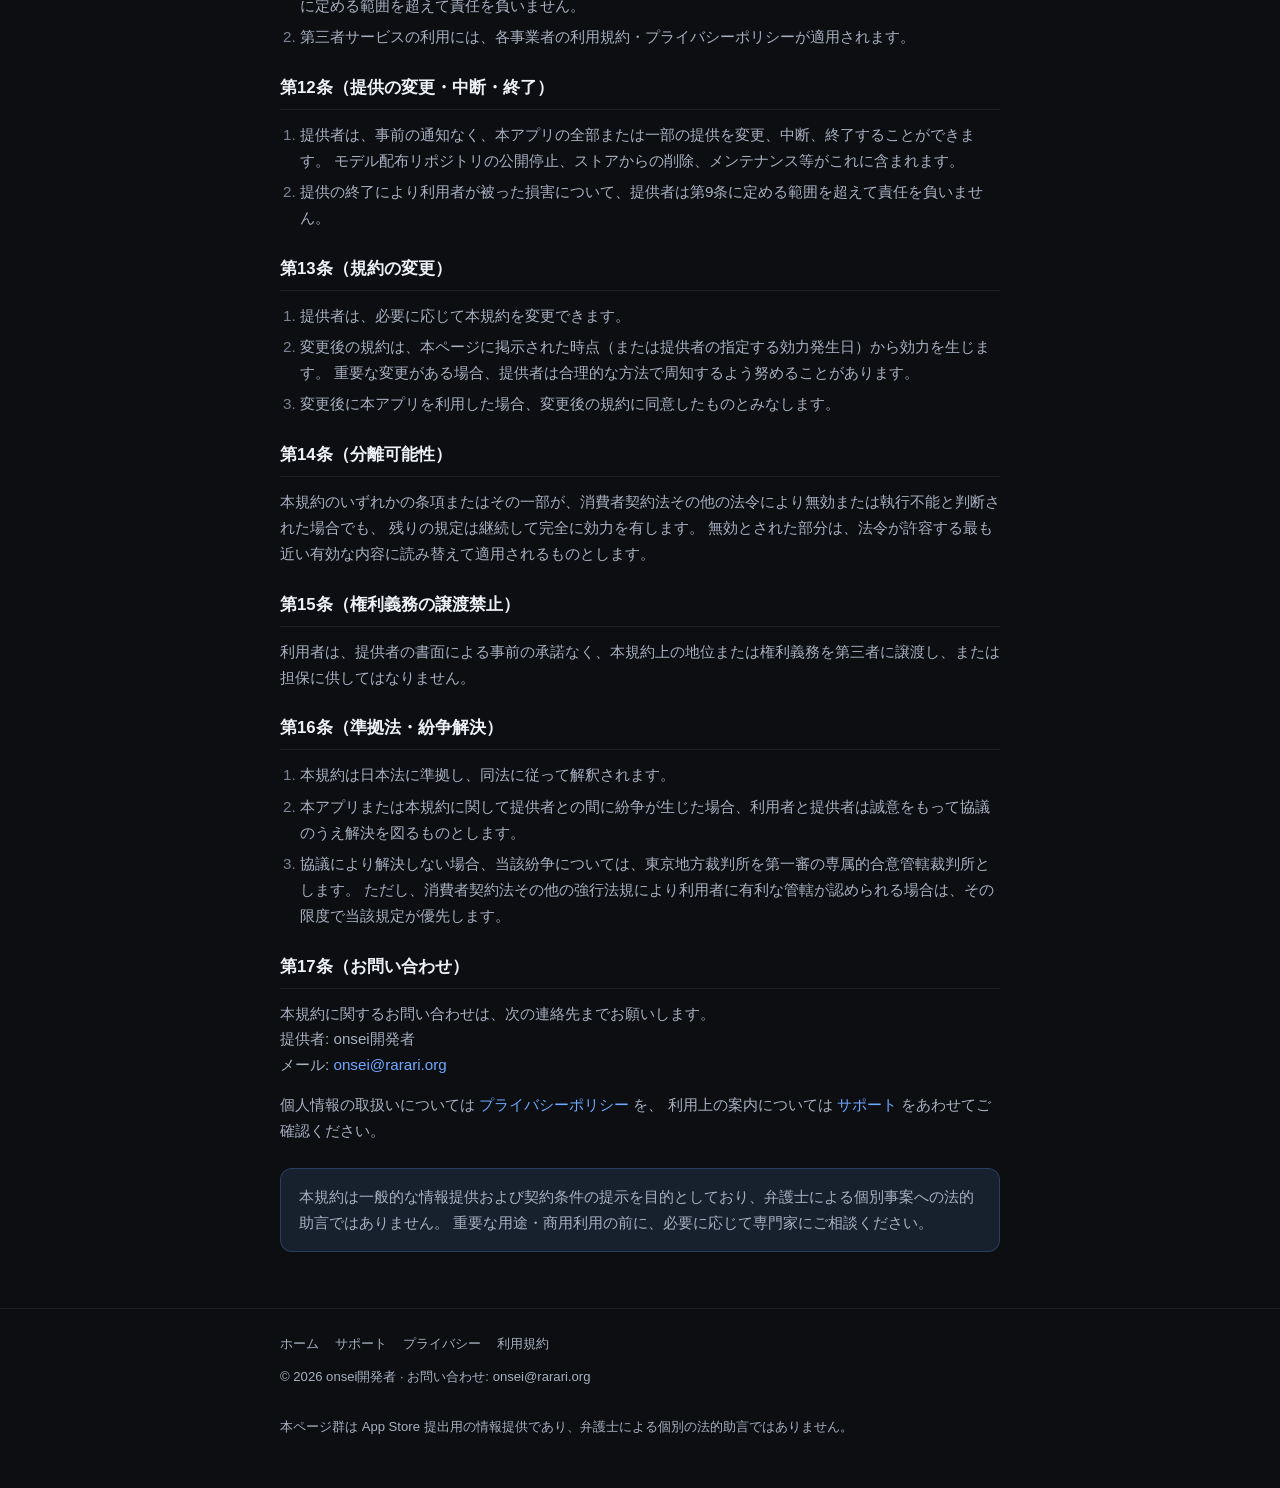
<file: terms.html>
<!DOCTYPE html>
<html lang="ja">
<head>
  <meta charset="utf-8">
  <meta name="viewport" content="width=device-width, initial-scale=1">
  <title>利用規約 — Onsei</title>
  <meta name="description" content="Onsei の利用規約。禁止事項、OSS ライセンス、免責および責任の制限について定めます。">
  <link rel="stylesheet" href="styles.css">
</head>
<body>
  <header class="site-header">
    <div class="wrap inner">
      <a class="brand" href="index.html">Onsei <span>iOS</span></a>
      <nav class="nav" aria-label="主要ナビゲーション">
        <a href="index.html">ホーム</a>
        <a href="support.html">サポート</a>
        <a href="privacy.html">プライバシー</a>
        <a href="terms.html" aria-current="page">利用規約</a>
      </nav>
    </div>
  </header>

  <main class="wrap legal">
    <h1 class="page-title">利用規約</h1>
    <p class="page-sub">最終更新日: 2026年7月16日 · 提供者: onsei開発者</p>

    <p>
      本利用規約（以下「本規約」）は、onsei開発者（以下「提供者」）が提供する iOS アプリケーション「Onsei」（以下「本アプリ」）の利用条件を定めるものです。
      利用者は、本アプリをダウンロード、インストール、または利用した時点で、本規約に同意したものとみなします。
      同意できない場合は、本アプリを利用しないでください。
    </p>

    <div class="note warn">
      <p>
        本アプリは音声の合成・クローン機能を含みます。
        <strong>本人の明示的な同意なき声の複製・なりすまし、誤情報や詐欺のためのディープフェイク作成は禁止</strong>です。
        違反により生じた損害・紛争は、利用者が一切の責任を負います。
      </p>
    </div>

    <nav class="toc" aria-label="目次">
      <h2>目次</h2>
      <ol>
        <li><a href="#s1">定義</a></li>
        <li><a href="#s2">本アプリの内容</a></li>
        <li><a href="#s3">利用資格・アカウント</a></li>
        <li><a href="#s4">利用環境・モデル取得</a></li>
        <li><a href="#s5">禁止事項</a></li>
        <li><a href="#s6">利用者の責任</a></li>
        <li><a href="#s7">知的財産権・オープンソース</a></li>
        <li><a href="#s8">保証の否認</a></li>
        <li><a href="#s9">責任の制限</a></li>
        <li><a href="#s10">音声合成に関する特則</a></li>
        <li><a href="#s11">第三者サービス</a></li>
        <li><a href="#s12">提供の変更・中断・終了</a></li>
        <li><a href="#s13">規約の変更</a></li>
        <li><a href="#s14">分離可能性</a></li>
        <li><a href="#s15">権利義務の譲渡禁止</a></li>
        <li><a href="#s16">準拠法・紛争解決</a></li>
        <li><a href="#s17">お問い合わせ</a></li>
      </ol>
    </nav>

    <article id="s1">
      <h2>第1条（定義）</h2>
      <ol>
        <li>「利用者」とは、本アプリを利用するすべての個人または法人をいいます。</li>
        <li>「生成音声」とは、本アプリにより合成・出力された音声データをいいます。</li>
        <li>「参照音声」とは、声クローン等のために利用者が録音または読み込んだ音声データをいいます。</li>
        <li>「モデル」とは、本アプリが音声合成に用いる機械学習モデルおよび関連ファイルをいいます。</li>
      </ol>
    </article>

    <article id="s2">
      <h2>第2条（本アプリの内容）</h2>
      <ol>
        <li>
          本アプリは、日本語を中心としたテキストを音声に変換する機能、任意の参照音声に基づく声クローン機能、設定に応じたサンプリング等の機能を、
          <strong>利用者の端末内での推論</strong>を中心に提供します。
        </li>
        <li>
          本アプリは、研究、創作、アクセシビリティ、娯楽等の一般的な用途を想定したツールです。
          特定の業務結果、医療・法律・金融判断、本人認証、証拠としての正確性等を保証するものではありません。
        </li>
        <li>
          商用利用その他の利用形態は、本規約、適用法令、および第7条に定める各 OSS・モデルのライセンスの範囲で、
          <strong>利用者の自己責任</strong>において行ってください。提供者は個別の商用適合を保証しません。
        </li>
        <li>提供者は、本アプリの機能の追加、変更、削除をいつでも行い得ます。</li>
      </ol>
    </article>

    <article id="s3">
      <h2>第3条（利用資格・アカウント）</h2>
      <ol>
        <li>本アプリは、Apple の利用規約および App Store の条件に従い利用できる者に提供されます。</li>
        <li>本アプリは、現バージョンにおいて提供者によるアカウント登録を要求しません。</li>
        <li>未成年者が利用する場合、保護者の同意および監督のもとで利用してください。</li>
      </ol>
    </article>

    <article id="s4">
      <h2>第4条（利用環境・モデル取得）</h2>
      <ol>
        <li>本アプリの利用には、対応する iOS バージョンおよび十分な性能・空き容量を備えた端末が必要です。推奨環境を満たさない場合、動作しない、または極端に遅くなることがあります。</li>
        <li>
          初回起動時等、モデルが端末にない場合、第三者（Hugging Face 等）のサーバーからモデルをダウンロードすることがあります。
          通信費、ストレージ、ダウンロード失敗のリスクは利用者が負担します。
        </li>
        <li>
          モデル取得後の合成処理はオフラインで行い得ますが、提供者は常時オフラインでの利用可能性を保証しません。
        </li>
        <li>
          推論処理は端末の CPU / メモリ等に高い負荷をかけ得ます。電池消費、発熱、他アプリの遅延、端末寿命への影響について、提供者は第9条に定める範囲を超えて責任を負いません。
        </li>
      </ol>
    </article>

    <article id="s5">
      <h2>第5条（禁止事項）</h2>
      <p>利用者は、本アプリの利用にあたり、次の行為をしてはなりません。</p>
      <ol>
        <li>本人の<strong>明示的な同意なく</strong>、特定の個人の声を複製し、またはなりすまして生成音声を作成・利用・配布すること</li>
        <li>詐欺、脅迫、誹謗中傷、名誉毀損、業務妨害、選挙運動規制違反、その他の犯罪または違法行為に生成音声を用いること</li>
        <li>誤情報を拡散する目的、または相手方を誤認させる目的で、合成音声であることを秘匿しつつ生成音声を提示すること（法令または社会通念上、開示が求められる場面での不開示を含む）</li>
        <li>第三者の著作権、商標権、肖像権、パブリシティ権、プライバシー権、営業秘密その他の権利を侵害すること</li>
        <li>本アプリ、モデル、提供者または第三者のサーバー・ネットワークに対する不正アクセス、過度な負荷、改変、リバースエンジニアリング（適用される OSS ライセンスが明示的に許容する範囲を除く）</li>
        <li>本アプリを、児童の性的搾取その他の違法・有害コンテンツの作成に用いること</li>
        <li>公序良俗に反する利用、または提供者・第三者に不当な不利益を与える利用</li>
        <li>本規約または法令に違反する行為、およびこれらを助長・準備する行為</li>
      </ol>
    </article>

    <article id="s6">
      <h2>第6条（利用者の責任）</h2>
      <ol>
        <li>
          利用者は、参照音声の録音・利用について、<strong>必要な同意・権利・権限を自ら確保</strong>する責任を負います。
          同意の有無・範囲の確認は提供者の義務ではありません。
        </li>
        <li>
          生成音声の利用、公開、商用利用、第三者への提供に関するすべての責任は利用者にあります。
          利用者と第三者との間で紛争が生じた場合、利用者は自己の費用と責任で解決し、提供者に損害を与えないものとします。
        </li>
        <li>
          利用者は、入力テキストおよび参照音声の内容が、法令および本規約に適合することを保証するものとします。
        </li>
        <li>
          端末の紛失・盗難、第三者による端末操作、バックアップの有無等に起因するデータの漏えい・消失について、提供者は第9条に定める範囲を超えて責任を負いません。
        </li>
      </ol>
    </article>

    <article id="s7">
      <h2>第7条（知的財産権・オープンソース）</h2>
      <ol>
        <li>
          本アプリに関する著作権その他の知的財産権は、提供者または正当な権利者に帰属します。
          本規約は、明示された範囲を超えて権利を譲渡または許諾するものではありません。
        </li>
        <li>
          本アプリおよび関連コンポーネントには、オープンソースソフトウェアおよび学習済みモデルが含まれ、それぞれ独自のライセンスが適用されます。
          利用者は各ライセンス条件を遵守するものとします。代表的なものは次のとおりです（名称はアプリ内ライセンス表示と整合）。
          <ul>
            <li>Onsei アプリケーションおよび関連コード: MIT License（Copyright 表記は配布物に従う）</li>
            <li>Irodori-TTS 系モデルおよび変換成果物: MIT License（Chihiro Arata and contributors 等）</li>
            <li>Semantic-DACVAE-Japanese-32dim: MIT License</li>
            <li>llm-jp-3-150m tokenizer: Apache License 2.0（LLM-jp / 国立情報学研究所 関係者等）</li>
            <li>ONNX Runtime: MIT License（Microsoft Corporation）</li>
          </ul>
        </li>
        <li>
          モデルパックは複数ライセンスの集合体であり、各コンポーネントの再ライセンスを意味しません。
          上流のモデルカード・THIRD_PARTY_NOTICES 等に追加の利用上の注意がある場合は、それにも従ってください。
        </li>
        <li>
          MIT License および Apache License 2.0 に定めるとおり、ソフトウェアおよびモデルは<strong>現状有姿（AS IS）</strong>で提供され、
          商品性、特定目的適合性、非侵害等の保証は、各ライセンスが排除する範囲で排除されます。
          本規約の保証否認・責任制限は、当該ライセンス条件と矛盾しない範囲で適用されます。
        </li>
        <li>
          生成音声についての権利関係は、入力内容、参照音声、利用態様、適用法により異なり得ます。
          提供者は、生成音声に関する権利の帰属や第三者に対する非侵害を保証しません。
        </li>
      </ol>
    </article>

    <article id="s8">
      <h2>第8条（保証の否認）</h2>
      <ol>
        <li>
          本アプリ、モデル、生成音声、ドキュメントおよび関連サービスは、明示または黙示を問わず、
          <strong>現状有姿かつ提供可能な範囲</strong>で提供されます。
        </li>
        <li>
          提供者は、次の事項を含むがこれらに限られない事項について、<strong>一切保証しません</strong>。
          <ul>
            <li>本アプリが中断なく、エラーなく、安全に動作すること</li>
            <li>生成音声の品質、自然さ、正確な読み上げ、特定の声への類似度または非類似度</li>
            <li>特定の目的への適合性、有用性、完全性、最新性</li>
            <li>第三者の権利を侵害しないこと</li>
            <li>デスクトップ版・他実装と同一の乱数シードで同一結果になること</li>
            <li>モデル配布元の可用性、整合性、継続提供</li>
            <li>ウイルスその他の有害要素が存在しないこと（一般的なストア配布における合理的注意を超える保証）</li>
          </ul>
        </li>
        <li>試用、検証、本番利用のいずれにおいても、重要な用途に用いる前に利用者自身が適合性を確認するものとします。</li>
      </ol>
    </article>

    <article id="s9">
      <h2>第9条（責任の制限）</h2>
      <p>
        本条は、消費者契約法その他の強行法規に反しない範囲で適用されます。
        以下の各項のうち、<strong>提供者の故意または重大な過失による場合には適用されません</strong>。
      </p>
      <ol>
        <li>
          <strong>（軽過失に限る免責）</strong>
          提供者の軽過失（提供者の故意または重大な過失を除く）による債務不履行または不法行為により利用者に損害が生じた場合であっても、
          提供者は損害賠償責任を負わないものとします。
        </li>
        <li>
          <strong>（軽過失に限る責任上限）</strong>
          前項が何らかの理由で適用されない場合であっても、提供者の軽過失（提供者の故意または重大な過失を除く）に基づく損害賠償責任の合計額は、
          当該損害発生の原因となった事由が生じた月を含む直近 1 か月間に、利用者が本アプリの対価として提供者に現実に支払った金額（現に無料で提供されている場合は <strong>0 円</strong>）を上限とします。
        </li>
        <li>
          <strong>（軽過失に限る間接損害の除外）</strong>
          提供者の軽過失（提供者の故意または重大な過失を除く）については、付随的損害、間接損害、特別損害、逸失利益、データ消失、事業中断、第三者からの請求に基づく損害について、
          提供者は責任を負わないものとします。予見可能性の有無を問いません。
        </li>
        <li>
          本条は、提供者が利用者に対して負う責任の範囲を、消費者契約法が許容する限度で限定するものであり、
          故意または重大な過失がある場合の責任を免除し、または不明確な例外により無効条項を救済するものではありません。
        </li>
        <li>
          利用者が本規約に違反したこと、禁止事項に該当する利用をしたこと、または利用者の指示・設定・入力に起因して生じた損害について、
          提供者は責任を負いません（ただし、提供者の故意または重大な過失がある場合を除きます）。
        </li>
      </ol>
    </article>

    <article id="s10">
      <h2>第10条（音声合成に関する特則）</h2>
      <ol>
        <li>
          参照音声を用いない場合でも、生成音声が偶然に実在の人物の声に似ることがあり得ます。
          これにより生じた誤解、苦情、損害について、提供者は第9条に定める範囲を超えて責任を負いません。
        </li>
        <li>
          現バージョンの iOS 向け配布では、生成音声に SilentCipher 等の電子透かしを付与しません。
          合成音声であることの表示・記録・管理は利用者の責任とします。
        </li>
        <li>
          利用者は、生成音声を公開・送信する場面において、適用法令、プラットフォーム規約、相手方との契約に従い、
          必要に応じて合成音声である旨を明示するものとします。
        </li>
        <li>
          声クローン機能は強力なツールです。悪用された場合の社会的影響は利用者に帰属し、
          提供者は悪用の監視義務を負いません。
        </li>
      </ol>
    </article>

    <article id="s11">
      <h2>第11条（第三者サービス）</h2>
      <ol>
        <li>
          モデルの配布、端末 OS、App Store、共有先アプリ等は第三者により提供されます。
          提供者は第三者サービスの内容、可用性、ポリシー変更、障害について保証せず、
          それらに起因する損害について第9条に定める範囲を超えて責任を負いません。
        </li>
        <li>第三者サービスの利用には、各事業者の利用規約・プライバシーポリシーが適用されます。</li>
      </ol>
    </article>

    <article id="s12">
      <h2>第12条（提供の変更・中断・終了）</h2>
      <ol>
        <li>
          提供者は、事前の通知なく、本アプリの全部または一部の提供を変更、中断、終了することができます。
          モデル配布リポジトリの公開停止、ストアからの削除、メンテナンス等がこれに含まれます。
        </li>
        <li>
          提供の終了により利用者が被った損害について、提供者は第9条に定める範囲を超えて責任を負いません。
        </li>
      </ol>
    </article>

    <article id="s13">
      <h2>第13条（規約の変更）</h2>
      <ol>
        <li>提供者は、必要に応じて本規約を変更できます。</li>
        <li>
          変更後の規約は、本ページに掲示された時点（または提供者の指定する効力発生日）から効力を生じます。
          重要な変更がある場合、提供者は合理的な方法で周知するよう努めることがあります。
        </li>
        <li>変更後に本アプリを利用した場合、変更後の規約に同意したものとみなします。</li>
      </ol>
    </article>

    <article id="s14">
      <h2>第14条（分離可能性）</h2>
      <p>
        本規約のいずれかの条項またはその一部が、消費者契約法その他の法令により無効または執行不能と判断された場合でも、
        残りの規定は継続して完全に効力を有します。
        無効とされた部分は、法令が許容する最も近い有効な内容に読み替えて適用されるものとします。
      </p>
    </article>

    <article id="s15">
      <h2>第15条（権利義務の譲渡禁止）</h2>
      <p>
        利用者は、提供者の書面による事前の承諾なく、本規約上の地位または権利義務を第三者に譲渡し、または担保に供してはなりません。
      </p>
    </article>

    <article id="s16">
      <h2>第16条（準拠法・紛争解決）</h2>
      <ol>
        <li>本規約は日本法に準拠し、同法に従って解釈されます。</li>
        <li>
          本アプリまたは本規約に関して提供者との間に紛争が生じた場合、利用者と提供者は誠意をもって協議のうえ解決を図るものとします。
        </li>
        <li>
          協議により解決しない場合、当該紛争については、東京地方裁判所を第一審の専属的合意管轄裁判所とします。
          ただし、消費者契約法その他の強行法規により利用者に有利な管轄が認められる場合は、その限度で当該規定が優先します。
        </li>
      </ol>
    </article>

    <article id="s17">
      <h2>第17条（お問い合わせ）</h2>
      <p>
        本規約に関するお問い合わせは、次の連絡先までお願いします。<br>
        提供者: onsei開発者<br>
        メール: <a href="mailto:onsei@rarari.org">onsei@rarari.org</a>
      </p>
      <p>
        個人情報の取扱いについては <a href="privacy.html">プライバシーポリシー</a> を、
        利用上の案内については <a href="support.html">サポート</a> をあわせてご確認ください。
      </p>
    </article>

    <div class="note">
      <p>
        本規約は一般的な情報提供および契約条件の提示を目的としており、弁護士による個別事案への法的助言ではありません。
        重要な用途・商用利用の前に、必要に応じて専門家にご相談ください。
      </p>
    </div>
  </main>

  <footer class="site-footer">
    <div class="wrap inner">
      <nav aria-label="フッター">
        <a href="index.html">ホーム</a>
        <a href="support.html">サポート</a>
        <a href="privacy.html">プライバシー</a>
        <a href="terms.html">利用規約</a>
      </nav>
      <p>© 2026 onsei開発者 · お問い合わせ: <a href="mailto:onsei@rarari.org">onsei@rarari.org</a></p>
      <p class="disclaimer-foot">
        本ページ群は App Store 提出用の情報提供であり、弁護士による個別の法的助言ではありません。
      </p>
    </div>
  </footer>
</body>
</html>
</file>
<file: styles.css>
/* Onsei App Store legal / marketing pages — no external dependencies */

:root {
  --bg: #0c0e12;
  --bg-elevated: #141820;
  --panel: #1a1f2a;
  --border: rgba(255, 255, 255, 0.08);
  --text: #eef1f6;
  --text-secondary: #a8b0c0;
  --text-muted: #7a8496;
  --accent: #6ea8ff;
  --accent-soft: rgba(110, 168, 255, 0.12);
  --warn: #f0c674;
  --danger-soft: rgba(240, 120, 100, 0.12);
  --radius: 12px;
  --max: 720px;
  --font: -apple-system, BlinkMacSystemFont, "Segoe UI", "Hiragino Sans",
    "Hiragino Kaku Gothic ProN", "Noto Sans JP", Meiryo, sans-serif;
}

*,
*::before,
*::after {
  box-sizing: border-box;
}

html {
  scroll-behavior: smooth;
}

body {
  margin: 0;
  min-height: 100vh;
  font-family: var(--font);
  font-size: 16px;
  line-height: 1.7;
  color: var(--text);
  background: var(--bg);
  -webkit-font-smoothing: antialiased;
}

a {
  color: var(--accent);
  text-decoration: none;
}

a:hover {
  text-decoration: underline;
}

.wrap {
  width: min(100% - 2rem, var(--max));
  margin-inline: auto;
}

/* Header / nav */

.site-header {
  position: sticky;
  top: 0;
  z-index: 20;
  background: rgba(12, 14, 18, 0.92);
  backdrop-filter: blur(12px);
  border-bottom: 1px solid var(--border);
}

.site-header .inner {
  display: flex;
  flex-wrap: wrap;
  align-items: center;
  justify-content: space-between;
  gap: 0.75rem 1.25rem;
  padding: 0.85rem 0;
}

.brand {
  display: inline-flex;
  align-items: baseline;
  gap: 0.5rem;
  color: var(--text);
  text-decoration: none;
  font-weight: 700;
  letter-spacing: 0.02em;
}

.brand:hover {
  text-decoration: none;
  color: var(--accent);
}

.brand span {
  font-size: 0.75rem;
  font-weight: 500;
  color: var(--text-muted);
}

.nav {
  display: flex;
  flex-wrap: wrap;
  gap: 0.35rem 0.9rem;
  font-size: 0.9rem;
}

.nav a {
  color: var(--text-secondary);
}

.nav a[aria-current="page"] {
  color: var(--accent);
  font-weight: 600;
}

/* Main */

main {
  padding: 2rem 0 3.5rem;
}

.hero {
  margin-bottom: 2.25rem;
  padding: 1.75rem 1.35rem;
  background: linear-gradient(145deg, var(--panel), var(--bg-elevated));
  border: 1px solid var(--border);
  border-radius: calc(var(--radius) + 4px);
}

.hero h1 {
  margin: 0 0 0.65rem;
  font-size: clamp(1.65rem, 4.5vw, 2.1rem);
  line-height: 1.3;
  letter-spacing: -0.02em;
}

.hero .lead {
  margin: 0;
  color: var(--text-secondary);
  font-size: 1.02rem;
}

.meta {
  margin-top: 1rem;
  font-size: 0.85rem;
  color: var(--text-muted);
}

.page-title {
  margin: 0 0 0.35rem;
  font-size: clamp(1.5rem, 4vw, 1.9rem);
  line-height: 1.3;
}

.page-sub {
  margin: 0 0 1.75rem;
  color: var(--text-secondary);
  font-size: 0.95rem;
}

/* Sections */

section {
  margin-bottom: 2rem;
}

h2 {
  margin: 0 0 0.75rem;
  padding-bottom: 0.4rem;
  font-size: 1.15rem;
  border-bottom: 1px solid var(--border);
}

h3 {
  margin: 1.25rem 0 0.45rem;
  font-size: 1rem;
  color: var(--text);
}

p,
ul,
ol {
  margin: 0 0 0.9rem;
  color: var(--text-secondary);
}

ul,
ol {
  padding-left: 1.25rem;
}

li {
  margin-bottom: 0.35rem;
}

li::marker {
  color: var(--text-muted);
}

strong {
  color: var(--text);
  font-weight: 600;
}

/* Cards / panels */

.grid {
  display: grid;
  gap: 0.9rem;
}

@media (min-width: 560px) {
  .grid.cols-2 {
    grid-template-columns: 1fr 1fr;
  }
}

.card {
  padding: 1.1rem 1.15rem;
  background: var(--panel);
  border: 1px solid var(--border);
  border-radius: var(--radius);
}

.card h3 {
  margin-top: 0;
  margin-bottom: 0.4rem;
  font-size: 0.98rem;
}

.card p:last-child {
  margin-bottom: 0;
}

.note {
  padding: 0.95rem 1.1rem;
  background: var(--accent-soft);
  border: 1px solid rgba(110, 168, 255, 0.22);
  border-radius: var(--radius);
  color: var(--text-secondary);
  font-size: 0.92rem;
}

.note.warn {
  background: var(--danger-soft);
  border-color: rgba(240, 120, 100, 0.28);
}

.note p:last-child {
  margin-bottom: 0;
}

/* FAQ */

details.faq {
  margin-bottom: 0.55rem;
  padding: 0.85rem 1rem;
  background: var(--panel);
  border: 1px solid var(--border);
  border-radius: var(--radius);
}

details.faq summary {
  cursor: pointer;
  font-weight: 600;
  color: var(--text);
  list-style-position: outside;
}

details.faq[open] summary {
  margin-bottom: 0.55rem;
}

details.faq p:last-child {
  margin-bottom: 0;
}

/* Buttons */

.actions {
  display: flex;
  flex-wrap: wrap;
  gap: 0.65rem;
  margin-top: 1.25rem;
}

.btn {
  display: inline-flex;
  align-items: center;
  justify-content: center;
  padding: 0.65rem 1.15rem;
  border-radius: 999px;
  font-size: 0.92rem;
  font-weight: 600;
  text-decoration: none;
  border: 1px solid transparent;
  transition: background 0.15s ease, color 0.15s ease;
}

.btn:hover {
  text-decoration: none;
}

.btn-primary {
  background: var(--accent);
  color: #0a0c10;
}

.btn-primary:hover {
  filter: brightness(1.08);
}

.btn-ghost {
  background: transparent;
  color: var(--text);
  border-color: var(--border);
}

.btn-ghost:hover {
  background: var(--panel);
  color: var(--accent);
}

/* Legal article numbering */

.legal article {
  margin-bottom: 1.5rem;
}

.legal h2 {
  font-size: 1.05rem;
}

.legal p,
.legal li {
  font-size: 0.95rem;
}

.toc {
  margin-bottom: 1.75rem;
  padding: 1rem 1.15rem;
  background: var(--panel);
  border: 1px solid var(--border);
  border-radius: var(--radius);
}

.toc h2 {
  margin: 0 0 0.55rem;
  padding: 0;
  border: 0;
  font-size: 0.95rem;
}

.toc ol {
  margin: 0;
  padding-left: 1.2rem;
  font-size: 0.9rem;
}

.toc a {
  color: var(--text-secondary);
}

.toc a:hover {
  color: var(--accent);
}

/* Footer */

.site-footer {
  border-top: 1px solid var(--border);
  padding: 1.5rem 0 2.25rem;
  font-size: 0.82rem;
  color: var(--text-muted);
}

.site-footer .inner {
  display: flex;
  flex-direction: column;
  gap: 0.65rem;
}

.site-footer nav {
  display: flex;
  flex-wrap: wrap;
  gap: 0.5rem 1rem;
}

.site-footer a {
  color: var(--text-secondary);
}

.disclaimer-foot {
  margin-top: 0.25rem;
  line-height: 1.55;
}

/* Utilities */

.muted {
  color: var(--text-muted);
}

.mono {
  font-family: ui-monospace, SFMono-Regular, Menlo, Consolas, monospace;
  font-size: 0.9em;
}

table.simple {
  width: 100%;
  border-collapse: collapse;
  font-size: 0.92rem;
  margin-bottom: 1rem;
}

table.simple th,
table.simple td {
  padding: 0.55rem 0.65rem;
  border: 1px solid var(--border);
  text-align: left;
  vertical-align: top;
}

table.simple th {
  background: var(--panel);
  color: var(--text);
  font-weight: 600;
  width: 32%;
}

table.simple td {
  color: var(--text-secondary);
}

@media (max-width: 480px) {
  table.simple th {
    width: 38%;
  }
}
</file>
